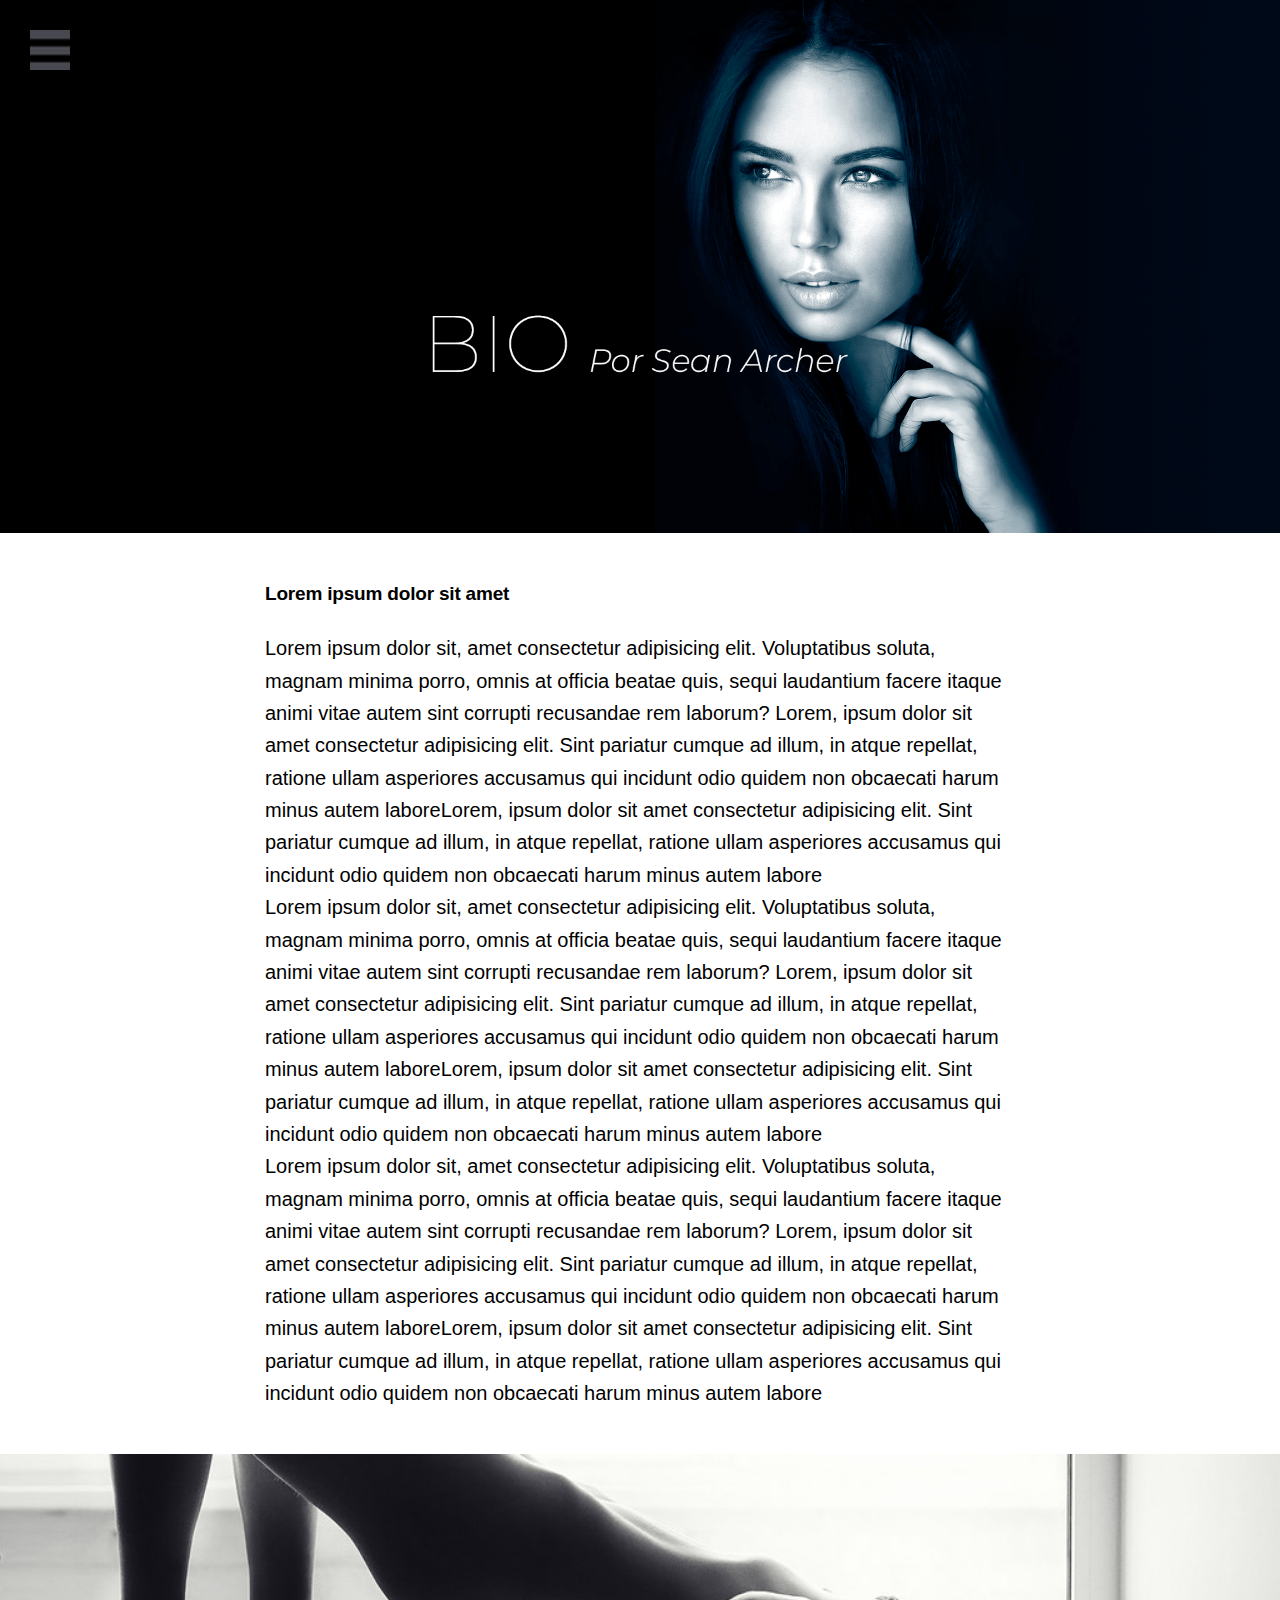
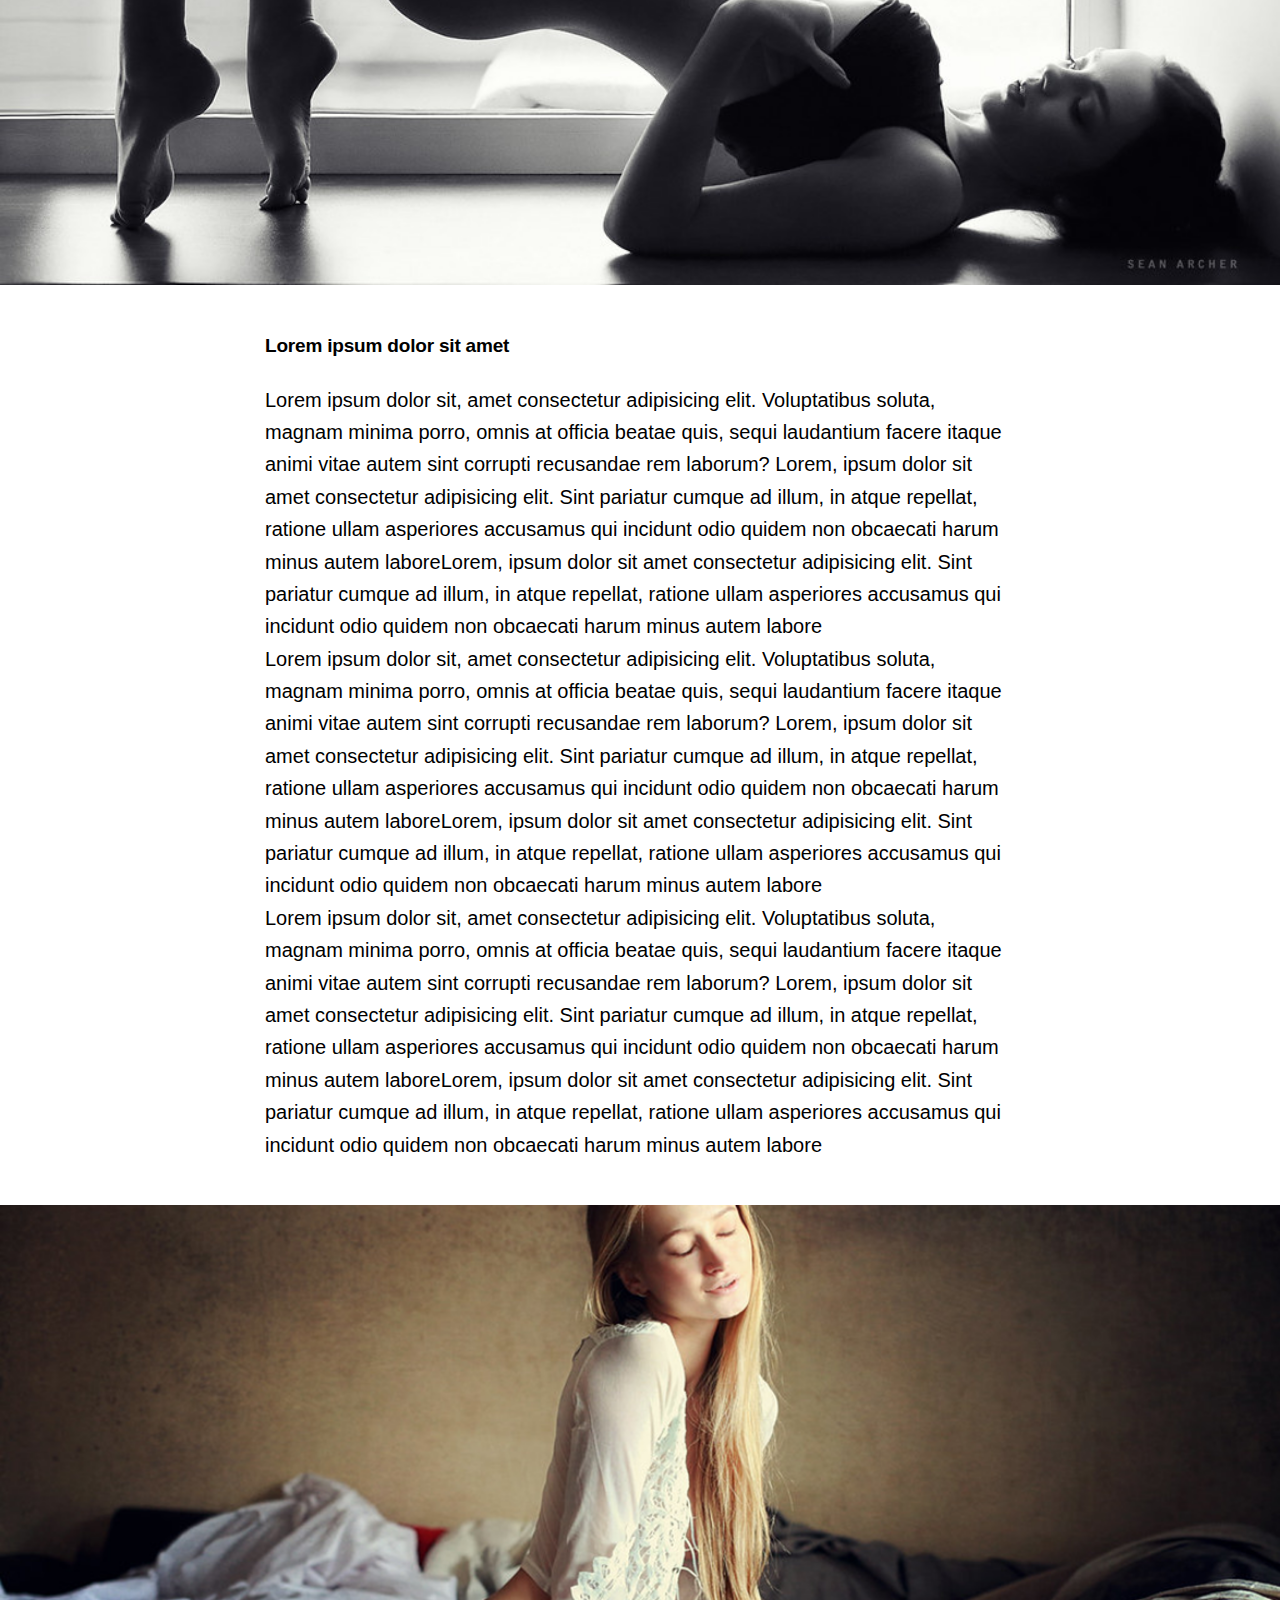
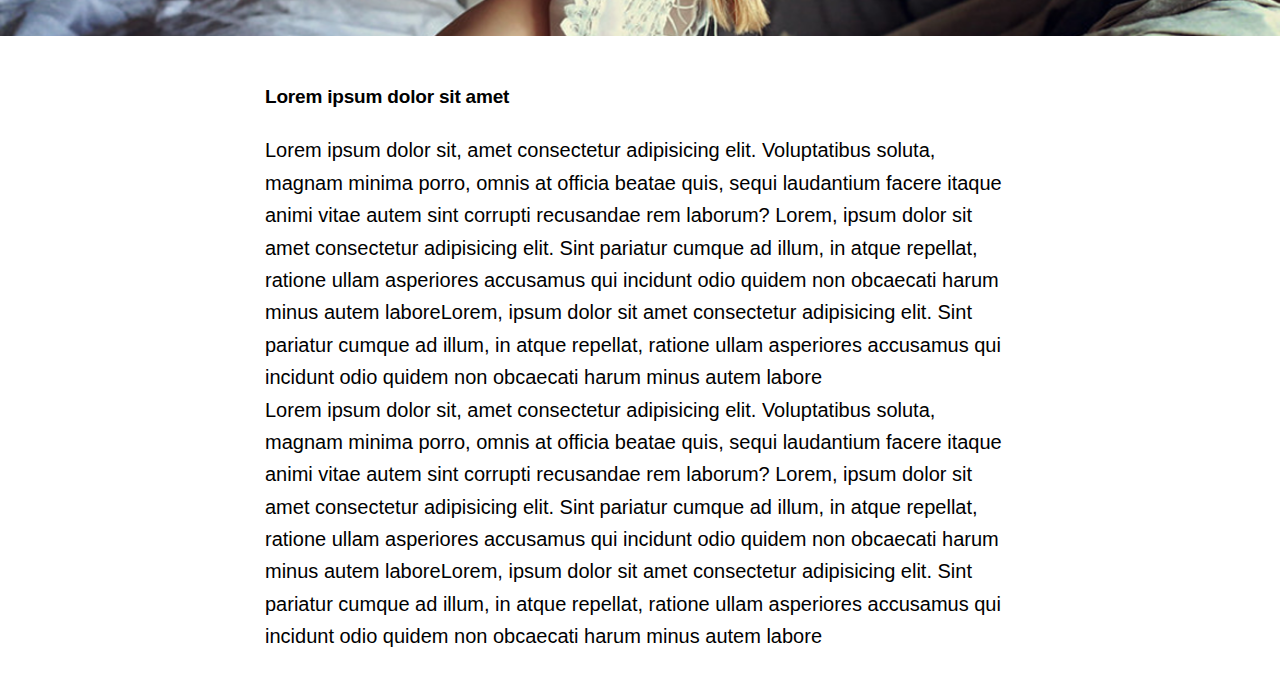
<file: bio.html>
<!DOCTYPE html>
<html lang="pt-br">

<head>
    <!-- Meta tags Obrigatórias -->
    <meta charset="utf-8">
    <meta name="viewport" content="width=device-width, initial-scale=1, shrink-to-fit=no">

    <!-- Bootstrap CSS -->
    <link rel="stylesheet" href="https://stackpath.bootstrapcdn.com/bootstrap/4.1.3/css/bootstrap.min.css"
        integrity="sha384-MCw98/SFnGE8fJT3GXwEOngsV7Zt27NXFoaoApmYm81iuXoPkFOJwJ8ERdknLPMO" crossorigin="anonymous">

    <!-- Font Awesome -->
    <link rel="stylesheet" href="https://use.fontawesome.com/releases/v5.3.1/css/all.css"
        integrity="sha384-mzrmE5qonljUremFsqc01SB46JvROS7bZs3IO2EmfFsd15uHvIt+Y8vEf7N7fWAU" crossorigin="anonymous">

    <link rel="stylesheet" href="css/estilo.css">

    <title>Sean Archer - Bio</title>
</head>

<body id="secao-bio">
    <section>
        <header>
            <div class="container-fluid">
                <div class="row no-gutters">
                    <div class="col-md-12">
                        <div>
                            <input type="checkbox" id="check">
                            <label id="icone" for="check"><img src="imagens/icone.png" width="40" height="40"> </label>

                            <div class="barra">

                                <nav>
                                    <a href="index.html" style="text-decoration: none;">
                                        <div class="link">Home</div>
                                    </a>
                                    <a href="destaques.html" style="text-decoration: none;">
                                        <div class="link">Destaques</div>
                                    </a>
                                    <a href="timeline.html" style="text-decoration: none;">
                                        <div class="link">Timeline</div>
                                    </a>
                                    <a href="bio.html" style="text-decoration: none;">
                                        <div class="link">Bio</div>
                                    </a>
                                </nav>
                            </div>
                        </div>
                        <img src="imagens/bio.jpg.png" class="banner" alt="">
                    </div>
                </div>
            </div>
        </header>
    </section>

    <section>
        <article>
            <div class="container">


                <div class="row">
                    <div class="col-md-8 m-auto texto">
                        <h2 class="text-center">Lorem ipsum dolor sit amet</h2>
                        <p class="text-center">Lorem ipsum dolor sit, amet consectetur adipisicing elit. Voluptatibus
                            soluta, magnam minima porro, omnis at officia beatae quis, sequi laudantium facere itaque
                            animi vitae autem sint corrupti recusandae rem laborum? Lorem, ipsum dolor sit amet
                            consectetur adipisicing elit. Sint pariatur cumque ad illum, in atque repellat, ratione
                            ullam asperiores accusamus qui incidunt odio quidem non obcaecati harum minus autem
                            laboreLorem, ipsum dolor sit amet consectetur adipisicing elit. Sint pariatur cumque ad
                            illum, in atque repellat, ratione
                            ullam asperiores accusamus qui incidunt odio quidem non obcaecati harum minus autem labore
                        </p>
                        <p class="text-center">Lorem ipsum dolor sit, amet consectetur adipisicing elit. Voluptatibus
                            soluta, magnam minima porro, omnis at officia beatae quis, sequi laudantium facere itaque
                            animi vitae autem sint corrupti recusandae rem laborum? Lorem, ipsum dolor sit amet
                            consectetur adipisicing elit. Sint pariatur cumque ad illum, in atque repellat, ratione
                            ullam asperiores accusamus qui incidunt odio quidem non obcaecati harum minus autem
                            laboreLorem, ipsum dolor sit amet consectetur adipisicing elit. Sint pariatur cumque ad
                            illum, in atque repellat, ratione
                            ullam asperiores accusamus qui incidunt odio quidem non obcaecati harum minus autem labore
                        </p>
                        <p class="text-center">Lorem ipsum dolor sit, amet consectetur adipisicing elit. Voluptatibus
                            soluta, magnam minima porro, omnis at officia beatae quis, sequi laudantium facere itaque
                            animi vitae autem sint corrupti recusandae rem laborum? Lorem, ipsum dolor sit amet
                            consectetur adipisicing elit. Sint pariatur cumque ad illum, in atque repellat, ratione
                            ullam asperiores accusamus qui incidunt odio quidem non obcaecati harum minus autem
                            laboreLorem, ipsum dolor sit amet consectetur adipisicing elit. Sint pariatur cumque ad
                            illum, in atque repellat, ratione
                            ullam asperiores accusamus qui incidunt odio quidem non obcaecati harum minus autem labore
                        </p>
                    </div>
                </div>
            </div>
        </article>
    </section>
    <section>
        <div class="container-fluid imagens-bio">
            <div class="row no-gutters">
                <div class="col-md-12">
                    <img src="imagens/bio2.png" alt="" class="imagens-bio">
                </div>
            </div>
        </div>
    </section>
    <section>
        <article>
            <div class="container">
                <div class="row">
                    <div class="col-md-8 m-auto texto">
                        <h2 class="h2 text-center m-4">Lorem ipsum dolor sit amet</h2>
                        <p class="text-center">Lorem ipsum dolor sit, amet consectetur adipisicing elit. Voluptatibus
                            soluta, magnam minima porro, omnis at officia beatae quis, sequi laudantium facere itaque
                            animi
                            vitae autem sint corrupti recusandae rem laborum? Lorem, ipsum dolor sit amet consectetur
                            adipisicing elit. Sint pariatur cumque ad illum, in atque repellat, ratione ullam asperiores
                            accusamus qui incidunt odio quidem non obcaecati harum minus autem laboreLorem, ipsum dolor
                            sit
                            amet consectetur adipisicing elit. Sint pariatur cumque ad illum, in atque repellat, ratione
                            ullam asperiores accusamus qui incidunt odio quidem non obcaecati harum minus autem labore
                        </p>
                        <p class="text-center">Lorem ipsum dolor sit, amet consectetur adipisicing elit. Voluptatibus
                            soluta, magnam minima porro, omnis at officia beatae quis, sequi laudantium facere itaque
                            animi
                            vitae autem sint corrupti recusandae rem laborum? Lorem, ipsum dolor sit amet consectetur
                            adipisicing elit. Sint pariatur cumque ad illum, in atque repellat, ratione ullam asperiores
                            accusamus qui incidunt odio quidem non obcaecati harum minus autem laboreLorem, ipsum dolor
                            sit
                            amet consectetur adipisicing elit. Sint pariatur cumque ad illum, in atque repellat, ratione
                            ullam asperiores accusamus qui incidunt odio quidem non obcaecati harum minus autem labore
                        </p>
                        <p class="text-center">Lorem ipsum dolor sit, amet consectetur adipisicing elit. Voluptatibus
                            soluta, magnam minima porro, omnis at officia beatae quis, sequi laudantium facere itaque
                            animi
                            vitae autem sint corrupti recusandae rem laborum? Lorem, ipsum dolor sit amet consectetur
                            adipisicing elit. Sint pariatur cumque ad illum, in atque repellat, ratione ullam asperiores
                            accusamus qui incidunt odio quidem non obcaecati harum minus autem laboreLorem, ipsum dolor
                            sit
                            amet consectetur adipisicing elit. Sint pariatur cumque ad illum, in atque repellat, ratione
                            ullam asperiores accusamus qui incidunt odio quidem non obcaecati harum minus autem labore
                        </p>
                    </div>
                </div>
            </div>
        </article>
    </section>
    <section>
        <div class="container-fluid imagens-bio">
            <div class="row no-gutters">
                <div class="col-md-12">
                    <img src="imagens/bio3.png" alt="" class="imagens-bio">
                </div>
            </div>
        </div>
    </section>
    <section>
        <article>
            <div class="container">
                <div class="row">
                    <div class="col-md-8 m-auto texto">
                        <h2 class="h2 text-center m-4">Lorem ipsum dolor sit amet</h2>
                        <p class="text-center">Lorem ipsum dolor sit, amet consectetur adipisicing elit. Voluptatibus
                            soluta, magnam minima porro, omnis at officia beatae quis, sequi laudantium facere itaque
                            animi
                            vitae autem sint corrupti recusandae rem laborum? Lorem, ipsum dolor sit amet consectetur
                            adipisicing elit. Sint pariatur cumque ad illum, in atque repellat, ratione ullam asperiores
                            accusamus qui incidunt odio quidem non obcaecati harum minus autem laboreLorem, ipsum dolor
                            sit
                            amet consectetur adipisicing elit. Sint pariatur cumque ad illum, in atque repellat, ratione
                            ullam asperiores accusamus qui incidunt odio quidem non obcaecati harum minus autem labore
                        </p>
                        <p class="text-center">Lorem ipsum dolor sit, amet consectetur adipisicing elit. Voluptatibus
                            soluta, magnam minima porro, omnis at officia beatae quis, sequi laudantium facere itaque
                            animi
                            vitae autem sint corrupti recusandae rem laborum? Lorem, ipsum dolor sit amet consectetur
                            adipisicing elit. Sint pariatur cumque ad illum, in atque repellat, ratione ullam asperiores
                            accusamus qui incidunt odio quidem non obcaecati harum minus autem laboreLorem, ipsum dolor
                            sit
                            amet consectetur adipisicing elit. Sint pariatur cumque ad illum, in atque repellat, ratione
                            ullam asperiores accusamus qui incidunt odio quidem non obcaecati harum minus autem labore
                        </p>

                    </div>
                </div>
            </div>
        </article>
    </section>


    <!-- JavaScript (Opcional) -->
    <!-- jQuery primeiro, depois Popper.js, depois Bootstrap JS -->
    <script src="https://code.jquery.com/jquery-3.3.1.slim.min.js"
        integrity="sha384-q8i/X+965DzO0rT7abK41JStQIAqVgRVzpbzo5smXKp4YfRvH+8abtTE1Pi6jizo"
        crossorigin="anonymous"></script>
    <script src="https://cdnjs.cloudflare.com/ajax/libs/popper.js/1.14.3/umd/popper.min.js"
        integrity="sha384-ZMP7rVo3mIykV+2+9J3UJ46jBk0WLaUAdn689aCwoqbBJiSnjAK/l8WvCWPIPm49"
        crossorigin="anonymous"></script>
    <script src="https://stackpath.bootstrapcdn.com/bootstrap/4.1.3/js/bootstrap.min.js"
        integrity="sha384-ChfqqxuZUCnJSK3+MXmPNIyE6ZbWh2IMqE241rYiqJxyMiZ6OW/JmZQ5stwEULTy"
        crossorigin="anonymous"></script>
</body>

</html>
</file>
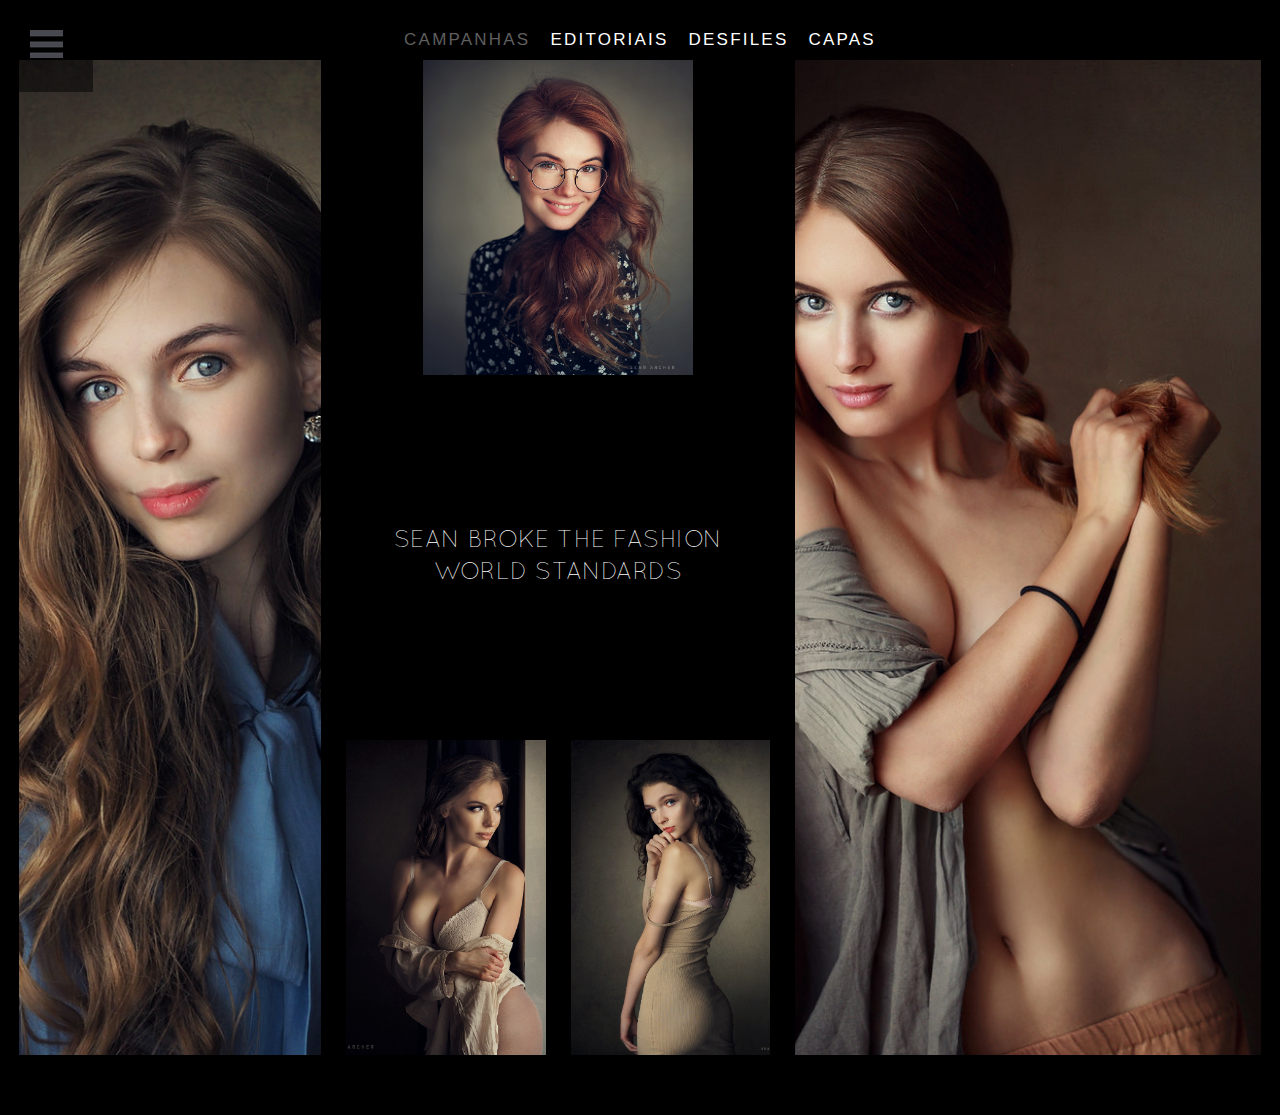
<file: campanhas.html>
<!DOCTYPE html>
<html lang="pt-br">

<head>
  <!-- Meta tags Obrigatórias -->
  <meta charset="utf-8">
  <meta name="viewport" content="width=device-width, initial-scale=1, shrink-to-fit=no">

  <!-- Bootstrap CSS -->
  <link rel="stylesheet" href="https://stackpath.bootstrapcdn.com/bootstrap/4.1.3/css/bootstrap.min.css"
    integrity="sha384-MCw98/SFnGE8fJT3GXwEOngsV7Zt27NXFoaoApmYm81iuXoPkFOJwJ8ERdknLPMO" crossorigin="anonymous">

  <!-- Font Awesome -->
  <link rel="stylesheet" href="https://use.fontawesome.com/releases/v5.3.1/css/all.css"
    integrity="sha384-mzrmE5qonljUremFsqc01SB46JvROS7bZs3IO2EmfFsd15uHvIt+Y8vEf7N7fWAU" crossorigin="anonymous">

  <!-- lightbox-->
  <link rel="stylesheet" href="LC-Lightbox-LITE-master/css/lc_lightbox.min.css">

  <link rel="stylesheet" href="css/estilo.css">

  <link rel="stylesheet" href="LC-Lightbox-LITE-master/skins/dark.css">

  <title>Sean Archer - Campanhas</title>
</head>

<body id="campanhas">

  <section id="home">
    <header>
      <div>
        <input type="checkbox" id="check">
        <label id="icone" for="check"><img src="imagens/icone.png" width="40" height="40"> </label>

        <div class="barra">

          <nav>
            <a href="index.html" style="text-decoration: none;">
              <div class="link">Home</div>
            </a>
            <a href="destaques.html" style="text-decoration: none;">
              <div class="link">Destaques</div>
            </a>
            <a href="timeline.html" style="text-decoration: none;">
              <div class="link">Timeline</div>
            </a>
            <a href="bio.html" style="text-decoration: none;">
              <div class="link">Bio</div>
            </a>
          </nav>
        </div>
      </div>
      <ul>
        <li><a href="campanhas.html" id="atual">Campanhas</a></li>
        <li><a href="editoriais.html">Editoriais</a></li>
        <li><a href="desfiles.html">Desfiles</a></li>
        <li><a href="capas.html">Capas</a></li>
      </ul>
    </header>

    <section>
      <div class="container-campanhas">
        <div class="esquerda1">
          <a href="imagens/imagem10.jpg" class="mybox" title="Lorem Ipsum 1" data-lcl-txt="description here 1"
            data-lcl-autor="Jean">
            <div class="icone"><i class="far fa-plus-square fa-5x text-white"></i></div>
            <img src="imagens/imagem10.jpg" alt="">
          </a>
        </div>
        <div class="centro-item1">
          <a href="imagens/imagem12.jpg" class="mybox" title="Lorem Ipsum 2 " data-lcl-txt="description here 2"
            data-lcl-autor="Jean">
            <div class="icone"><i class="far fa-plus-square fa-5x text-white"></i></div>
            <img src="imagens/imagem12.jpg" alt="">
          </a>
        </div>
        <div class="centro-item2">
          <div id="texto-meio">
            <a href="imagens/imagem8.jpg" class="mybox" title="Lorem Ipsum 3 " data-lcl-txt="description here 3"
              data-lcl-autor="Jean">
              <span>SEAN BROKE THE FASHION WORLD STANDARDS</span>
            </a>
          </div>
        </div>

        <div class="centro-item4">
          <a href="imagens/imagem11.jpg" class="mybox" title="Lorem Ipsum 4 " data-lcl-txt="description here 4"
            data-lcl-autor="Jean">
            <div class="icone"><i class="far fa-plus-square fa-5x text-white"></i></div>
            <img src="imagens/imagem11.jpg" alt="">
          </a>
        </div>
        <div class="centro-item5">
          <a href="imagens/imagem13.jpg" class="mybox" title="Lorem Ipsum 5" data-lcl-txt="description here 5"
            data-lcl-autor="Jean">
            <div class="icone"><i class="far fa-plus-square fa-5x text-white"></i></div>
            <img src="imagens/imagem13.jpg" alt="">
          </a>
        </div>

        <div class="direita-item1">
          <a href="imagens/imagem14.jpg" class="mybox" title="Lorem Ipsum 6" data-lcl-txt="description here 6"
            data-lcl-autor="Jean">
            <div class="icone"><i class="far fa-plus-square fa-5x text-white"></i></div>
            <img src="imagens/imagem14.jpg" alt="">
          </a>
        </div>
      </div>
    </section>

  </section>


  <!-- JavaScript (Opcional) -->
  <!-- jQuery primeiro, depois Popper.js, depois Bootstrap JS -->
  <script src="https://ajax.googleapis.com/ajax/libs/jquery/3.5.1/jquery.min.js"></script>
  <script src="https://cdnjs.cloudflare.com/ajax/libs/popper.js/1.14.3/umd/popper.min.js"
    integrity="sha384-ZMP7rVo3mIykV+2+9J3UJ46jBk0WLaUAdn689aCwoqbBJiSnjAK/l8WvCWPIPm49"
    crossorigin="anonymous"></script>
  <script src="https://stackpath.bootstrapcdn.com/bootstrap/4.1.3/js/bootstrap.min.js"
    integrity="sha384-ChfqqxuZUCnJSK3+MXmPNIyE6ZbWh2IMqE241rYiqJxyMiZ6OW/JmZQ5stwEULTy"
    crossorigin="anonymous"></script>
  <!--ligthbox-->
  <script src="LC-Lightbox-LITE-master/lib/AlloyFinger/alloy_finger.min.js"></script>
  <script src="LC-Lightbox-LITE-master/js/lc_lightbox.lite.min.js"></script>
  <script>
    lc_lightbox('.mybox', {
      wrap_class: 'lcl_fade_oc',
      gallery: true,
      skin: 'dark',
      socials: true,

    })
  </script>

</body>

</html>
</file>
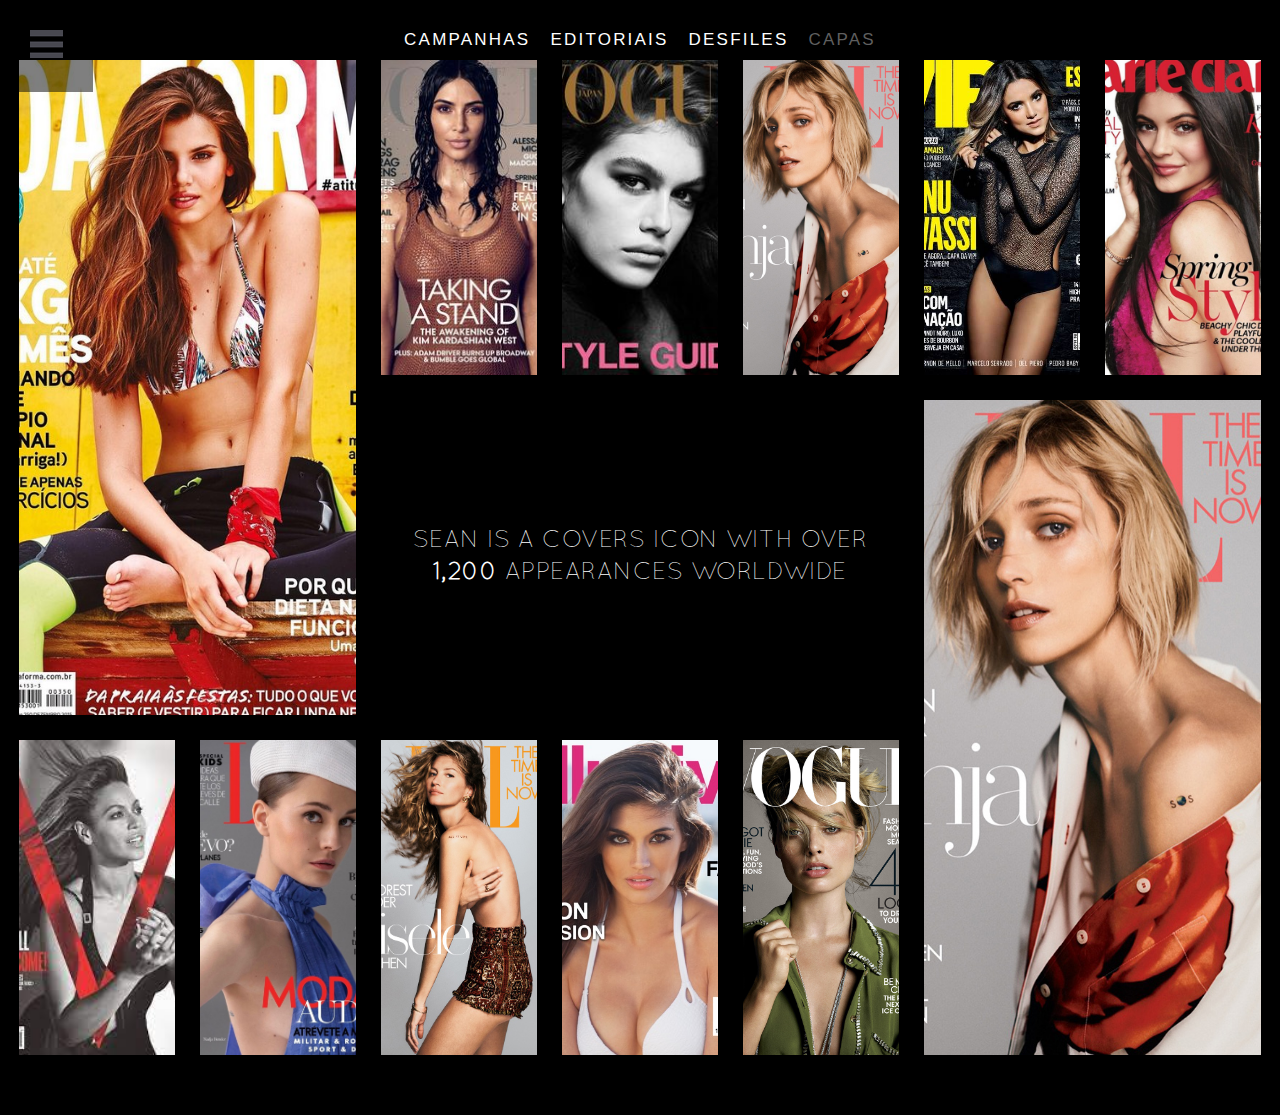
<file: capas.html>
<!DOCTYPE html>
<html lang="pt-br">

<head>
    <!-- Meta tags Obrigatórias -->
    <meta charset="utf-8">
    <meta name="viewport" content="width=device-width, initial-scale=1, shrink-to-fit=no">

    <!-- Bootstrap CSS -->
    <link rel="stylesheet" href="https://stackpath.bootstrapcdn.com/bootstrap/4.1.3/css/bootstrap.min.css"
        integrity="sha384-MCw98/SFnGE8fJT3GXwEOngsV7Zt27NXFoaoApmYm81iuXoPkFOJwJ8ERdknLPMO" crossorigin="anonymous">

    <!-- Font Awesome -->
    <link rel="stylesheet" href="https://use.fontawesome.com/releases/v5.3.1/css/all.css"
        integrity="sha384-mzrmE5qonljUremFsqc01SB46JvROS7bZs3IO2EmfFsd15uHvIt+Y8vEf7N7fWAU" crossorigin="anonymous">

    <!-- lightbox-->
    <link rel="stylesheet" href="LC-Lightbox-LITE-master/css/lc_lightbox.min.css">

    <link rel="stylesheet" href="css/estilo.css">

    <link rel="stylesheet" href="LC-Lightbox-LITE-master/skins/dark.css">

    <title>Sean Archer - capas</title>
</head>

<body id="capas">

    <section id="home">
        <header>
            <div>
                <input type="checkbox" id="check">
                <label id="icone" for="check"><img src="imagens/icone.png" width="40" height="40"> </label>

                <div class="barra">

                    <nav>
                        <a href="index.html" style="text-decoration: none;">
                            <div class="link">Home</div>
                        </a>
                        <a href="destaques.html" style="text-decoration: none;">
                            <div class="link">Destaques</div>
                        </a>
                        <a href="timeline.html" style="text-decoration: none;">
                            <div class="link">Timeline</div>
                        </a>
                        <a href="bio.html" style="text-decoration: none;">
                            <div class="link">Bio</div>
                        </a>
                    </nav>
                </div>
            </div>
            <ul>
                <li><a href="campanhas.html">Campanhas</a></li>
                <li><a href="editoriais.html">Editoriais</a></li>
                <li><a href="desfiles.html">Desfiles</a></li>
                <li><a href="capas.html" id="atual">Capas</a></li>
            </ul>
        </header>

        <section>
            <div class="container-capas">
                <div class="esquerda">

                    <a href="imagens/capas/capa0.jpg" class="mybox" title="Lorem Ipsum 1"
                        data-lcl-txt="description here 1" data-lcl-autor="Jean">
                        <div class="icone"><i class="far fa-plus-square fa-5x text-white"></i></div>
                        <img src="imagens/capas/capa0.jpg" alt="">
                    </a>
                </div>
                <div class="item-meio">
                    <div id="texto-meio">
                        <span>SEAN IS A COVERS ICON WITH OVER <strong>1,200</strong> APPEARANCES WORLDWIDE</span>
                    </div>
                </div>
                <div class="item1">
                    <a href="imagens/capas/capa2.jpg" class="mybox" title="Lorem Ipsum 1"
                        data-lcl-txt="description here 1" data-lcl-autor="Jean">
                        <div class="icone"><i class="far fa-plus-square fa-5x text-white"></i></div>
                        <img src="imagens/capas/capa2.jpg" alt="">
                    </a>
                </div>
                <div class="item2">
                    <a href="imagens/capas/capa3.jpg" class="mybox" title="Lorem Ipsum 1"
                        data-lcl-txt="description here 1" data-lcl-autor="Jean">
                        <div class="icone"><i class="far fa-plus-square fa-5x text-white"></i></div>
                        <img src="imagens/capas/capa3.jpg" alt="">
                    </a>
                </div>
                <div class="item3">
                    <a href="imagens/capas/capa4.jpg" class="mybox" title="Lorem Ipsum 1"
                        data-lcl-txt="description here 1" data-lcl-autor="Jean">
                        <div class="icone"><i class="far fa-plus-square fa-5x text-white"></i></div>
                        <img src="imagens/capas/capa4.jpg" alt="">
                    </a>
                </div>
                <div class="item4">
                    <a href="imagens/capas/capa5.jpg" class="mybox" title="Lorem Ipsum 1"
                        data-lcl-txt="description here 1" data-lcl-autor="Jean">
                        <div class="icone"><i class="far fa-plus-square fa-5x text-white"></i></div>
                        <img src="imagens/capas/capa5.jpg" alt="">
                    </a>
                </div>
                <div class="item5">
                    <a href="imagens/capas/capa6.jpg" class="mybox" title="Lorem Ipsum 1"
                        data-lcl-txt="description here 1" data-lcl-autor="Jean">
                        <div class="icone"><i class="far fa-plus-square fa-5x text-white"></i></div>
                        <img src="imagens/capas/capa6.jpg" alt="">
                    </a>
                </div>
                <div class="item6">
                    <a href="imagens/capas/capa7.jpg" class="mybox" title="Lorem Ipsum 1"
                        data-lcl-txt="description here 1" data-lcl-autor="Jean">
                        <div class="icone"><i class="far fa-plus-square fa-5x text-white"></i></div>
                        <img src="imagens/capas/capa7.jpg" alt="">
                    </a>
                </div>
                <div class="item7">
                    <a href="imagens/capas/capa8.jpg" class="mybox" title="Lorem Ipsum 1"
                        data-lcl-txt="description here 1" data-lcl-autor="Jean">
                        <div class="icone"><i class="far fa-plus-square fa-5x text-white"></i></div>
                        <img src="imagens/capas/capa8.jpg" alt="">
                    </a>
                </div>
                <div class="item8">
                    <a href="imagens/capas/capa9.jpg" class="mybox" title="Lorem Ipsum 1"
                        data-lcl-txt="description here 1" data-lcl-autor="Jean">
                        <div class="icone"><i class="far fa-plus-square fa-5x text-white"></i></div>
                        <img src="imagens/capas/capa9.jpg" alt="">
                    </a>
                </div>
                <div class="item9">
                    <a href="imagens/capas/capa10.jpg" class="mybox" title="Lorem Ipsum 1"
                        data-lcl-txt="description here 1" data-lcl-autor="Jean">
                        <div class="icone"><i class="far fa-plus-square fa-5x text-white"></i></div>
                        <img src="imagens/capas/capa10.jpg" alt="">
                    </a>
                </div>
                <div class="item10">
                    <a href="imagens/capas/capa11.jpg" class="mybox" title="Lorem Ipsum 1"
                        data-lcl-txt="description here 1" data-lcl-autor="Jean">
                        <div class="icone"><i class="far fa-plus-square fa-5x text-white"></i></div>
                        <img src="imagens/capas/capa11.jpg" alt="">
                    </a>
                </div>
                <div class="direita">
                    <a href="imagens/capas/capa12.jpg" class="mybox" title="Lorem Ipsum 1"
                        data-lcl-txt="description here 1" data-lcl-autor="Jean">
                        <div class="icone"><i class="far fa-plus-square fa-5x text-white"></i></div>
                        <img src="imagens/capas/capa12.jpg" alt="">
                    </a>
                </div>
            </div>
        </section>

    </section>


    <!-- JavaScript (Opcional) -->
    <!-- jQuery primeiro, depois Popper.js, depois Bootstrap JS -->
    <script src="https://ajax.googleapis.com/ajax/libs/jquery/3.5.1/jquery.min.js"></script>
    <script src="https://cdnjs.cloudflare.com/ajax/libs/popper.js/1.14.3/umd/popper.min.js"
        integrity="sha384-ZMP7rVo3mIykV+2+9J3UJ46jBk0WLaUAdn689aCwoqbBJiSnjAK/l8WvCWPIPm49"
        crossorigin="anonymous"></script>
    <script src="https://stackpath.bootstrapcdn.com/bootstrap/4.1.3/js/bootstrap.min.js"
        integrity="sha384-ChfqqxuZUCnJSK3+MXmPNIyE6ZbWh2IMqE241rYiqJxyMiZ6OW/JmZQ5stwEULTy"
        crossorigin="anonymous"></script>
    <!--ligthbox-->
    <script src="LC-Lightbox-LITE-master/lib/AlloyFinger/alloy_finger.min.js"></script>
    <script src="LC-Lightbox-LITE-master/js/lc_lightbox.lite.min.js"></script>
    <script>
        lc_lightbox('.mybox', {
            wrap_class: 'lcl_fade_oc',
            gallery: true,
            skin: 'dark',
            socials: true,

        })
    </script>
</body>

</html>
</file>
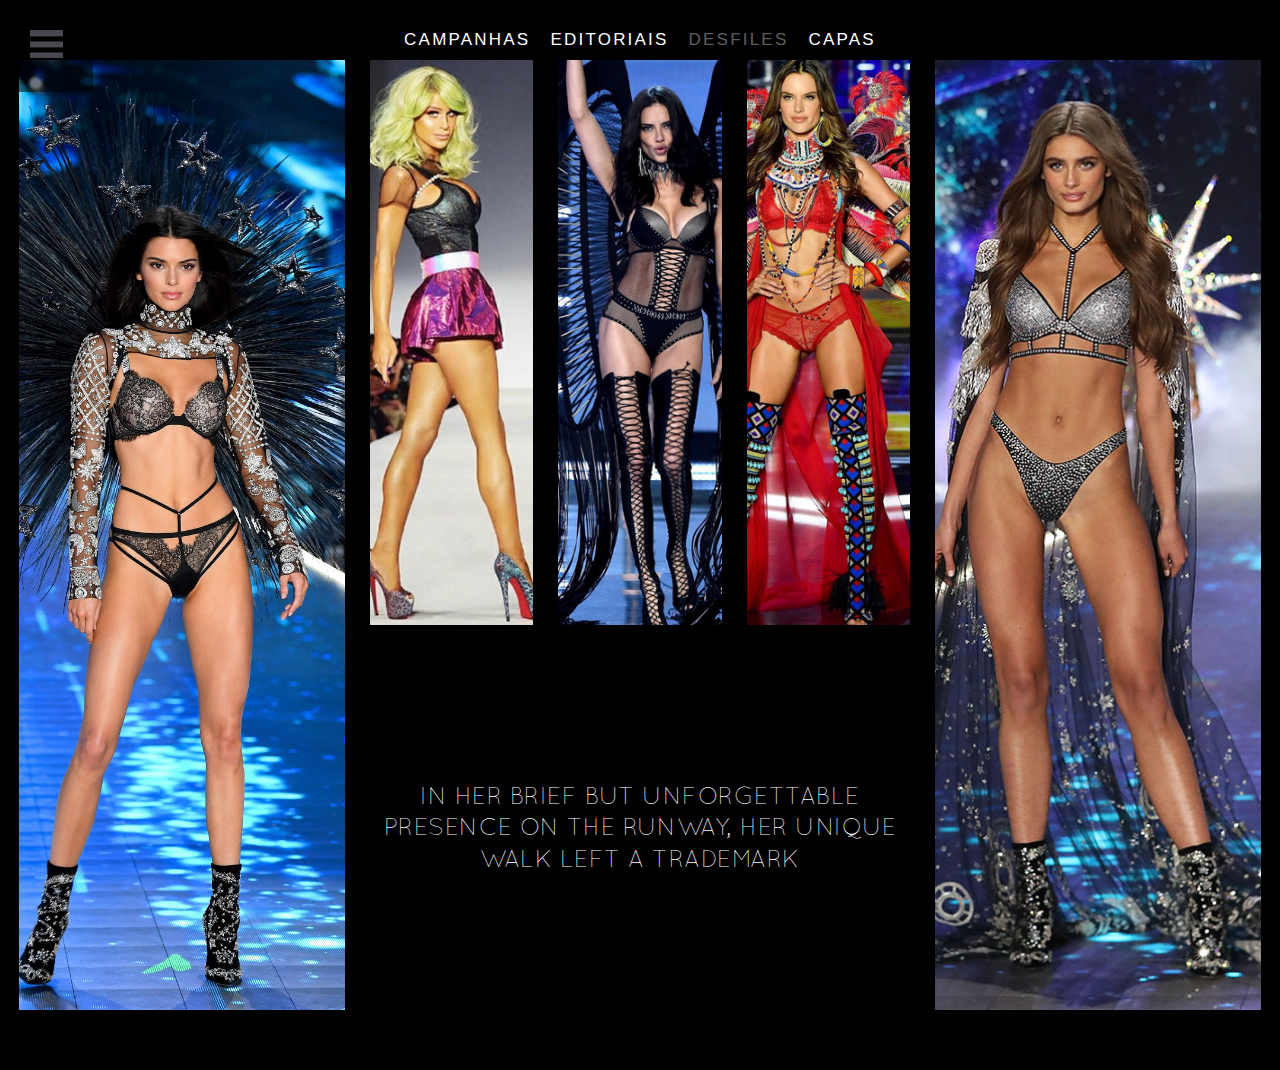
<file: desfiles.html>
<!DOCTYPE html>
<html lang="pt-br">

<head>
    <!-- Meta tags Obrigatórias -->
    <meta charset="utf-8">
    <meta name="viewport" content="width=device-width, initial-scale=1, shrink-to-fit=no">

    <!-- Bootstrap CSS -->
    <link rel="stylesheet" href="https://stackpath.bootstrapcdn.com/bootstrap/4.1.3/css/bootstrap.min.css" integrity="sha384-MCw98/SFnGE8fJT3GXwEOngsV7Zt27NXFoaoApmYm81iuXoPkFOJwJ8ERdknLPMO" crossorigin="anonymous">

    <!-- Font Awesome -->
    <link rel="stylesheet" href="https://use.fontawesome.com/releases/v5.3.1/css/all.css" integrity="sha384-mzrmE5qonljUremFsqc01SB46JvROS7bZs3IO2EmfFsd15uHvIt+Y8vEf7N7fWAU" crossorigin="anonymous">

    <!-- lightbox-->
    <link rel="stylesheet" href="LC-Lightbox-LITE-master/css/lc_lightbox.min.css">

    <link rel="stylesheet" href="css/estilo.css">

    <link rel="stylesheet" href="LC-Lightbox-LITE-master/skins/dark.css">

    <title>Sean Archer - Campanhas</title>
</head>

<body id="desfiles">

    <section id="home">
        <header>
            <div>
                <input type="checkbox" id="check">
                <label id="icone" for="check"><img src="imagens/icone.png" width="40" height="40"> </label>

                <div class="barra">

                    <nav>
                        <a href="index.html" style="text-decoration: none;">
                            <div class="link">Home</div>
                        </a>
                        <a href="destaques.html" style="text-decoration: none;">
                            <div class="link">Destaques</div>
                        </a>
                        <a href="timeline.html" style="text-decoration: none;">
                            <div class="link">Timeline</div>
                        </a>
                        <a href="bio.html" style="text-decoration: none;">
                            <div class="link">Bio</div>
                        </a>
                    </nav>
                </div>
            </div>
            <ul>
                <li><a href="campanhas.html">Campanhas</a></li>
                <li><a href="editoriais.html">Editoriais</a></li>
                <li><a href="desfiles.html" id="atual">Desfiles</a></li>
                <li><a href="capas.html">Capas</a></li>
            </ul>
        </header>

        <section>
            <div class="container-desfiles">
                <div class="esquerda1">
                    <a href="imagens/desfiles/imagem4.jpg" class="mybox" title="Lorem Ipsum 1" data-lcl-txt="description here 1" data-lcl-autor="Jean">
                        <div class="icone"><i class="far fa-plus-square fa-5x text-white"></i></div>
                        <img src="imagens/desfiles/imagem4.jpg" alt="">
                    </a>
                </div>
                <div class="centro-item1">
                    <a href="imagens/desfiles/imagem1.jpg" class="mybox" title="Lorem Ipsum 2" data-lcl-txt="description here 2" data-lcl-autor="Jean">
                        <div class="icone"><i class="far fa-plus-square fa-5x text-white"></i></div>
                        <img src="imagens/desfiles/imagem1.jpg" alt="">
                    </a>
                </div>
                <div class="centro-item20">
                    <a href="imagens/desfiles/imagem2.jpg" class="mybox" title="Lorem Ipsum 3" data-lcl-txt="description here 3" data-lcl-autor="Jean">
                        <div class="icone"><i class="far fa-plus-square fa-5x text-white"></i></div>
                        <img src="imagens/desfiles/imagem2.jpg" alt="">
                    </a>
                </div>
                <div class="centro-item3">
                    <a href="imagens/desfiles/imagem3.jpg" class="mybox" title="Lorem Ipsum 4" data-lcl-txt="description here 4" data-lcl-autor="Jean">
                        <div class="icone"><i class="far fa-plus-square fa-5x text-white"></i></div>
                        <img src="imagens/desfiles/imagem3.jpg" alt="">
                    </a>
                </div>
                <div class="centro-item4">
                    <div class="centro-item2">
                        <div id="texto-meio">
                            <span>IN HER BRIEF BUT UNFORGETTABLE PRESENCE ON THE RUNWAY, HER UNIQUE WALK LEFT A TRADEMARK</span>
                        </div>
                    </div>
                </div>
                <div class="direita-item1">
                    <a href="imagens/desfiles/imagem5.jpg" class="mybox" title="Lorem Ipsum 5" data-lcl-txt="description here 5" data-lcl-autor="Jean">
                        <div class="icone"><i class="far fa-plus-square fa-5x text-white"></i></div>
                        <img src="imagens/desfiles/imagem5.jpg" alt="">
                    </a>
                </div>
            </div>
        </section>

    </section>


    <!-- JavaScript (Opcional) -->
    <!-- jQuery primeiro, depois Popper.js, depois Bootstrap JS -->
    <script src="https://ajax.googleapis.com/ajax/libs/jquery/3.5.1/jquery.min.js"></script>
    <script src="https://cdnjs.cloudflare.com/ajax/libs/popper.js/1.14.3/umd/popper.min.js" integrity="sha384-ZMP7rVo3mIykV+2+9J3UJ46jBk0WLaUAdn689aCwoqbBJiSnjAK/l8WvCWPIPm49" crossorigin="anonymous"></script>
    <script src="https://stackpath.bootstrapcdn.com/bootstrap/4.1.3/js/bootstrap.min.js" integrity="sha384-ChfqqxuZUCnJSK3+MXmPNIyE6ZbWh2IMqE241rYiqJxyMiZ6OW/JmZQ5stwEULTy" crossorigin="anonymous"></script>
    <!--ligthbox-->
    <script src="LC-Lightbox-LITE-master/lib/AlloyFinger/alloy_finger.min.js"></script>
    <script src="LC-Lightbox-LITE-master/js/lc_lightbox.lite.min.js"></script>
    <script>
        lc_lightbox('.mybox', {
            wrap_class: 'lcl_fade_oc',
            gallery: true,
            skin: 'dark',
            socials: true,

        })
    </script>
</body>

</html>
</file>
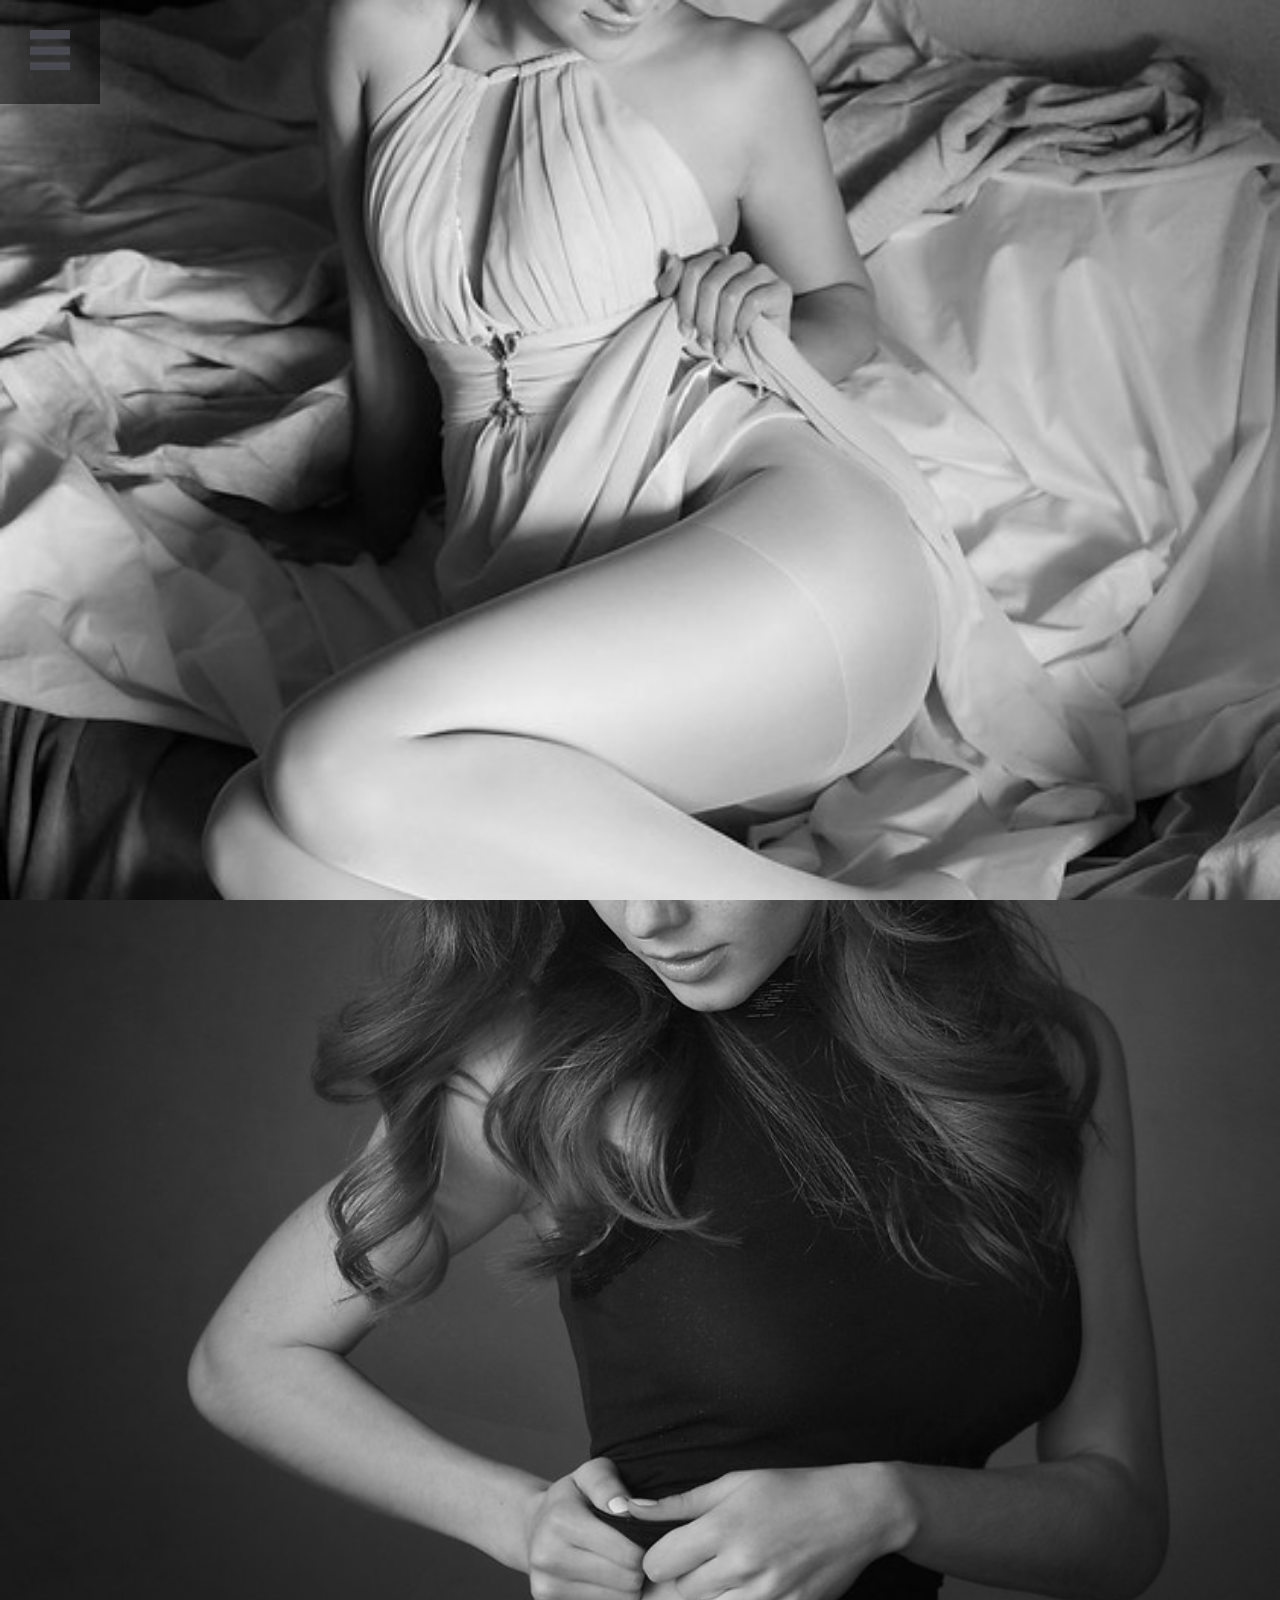
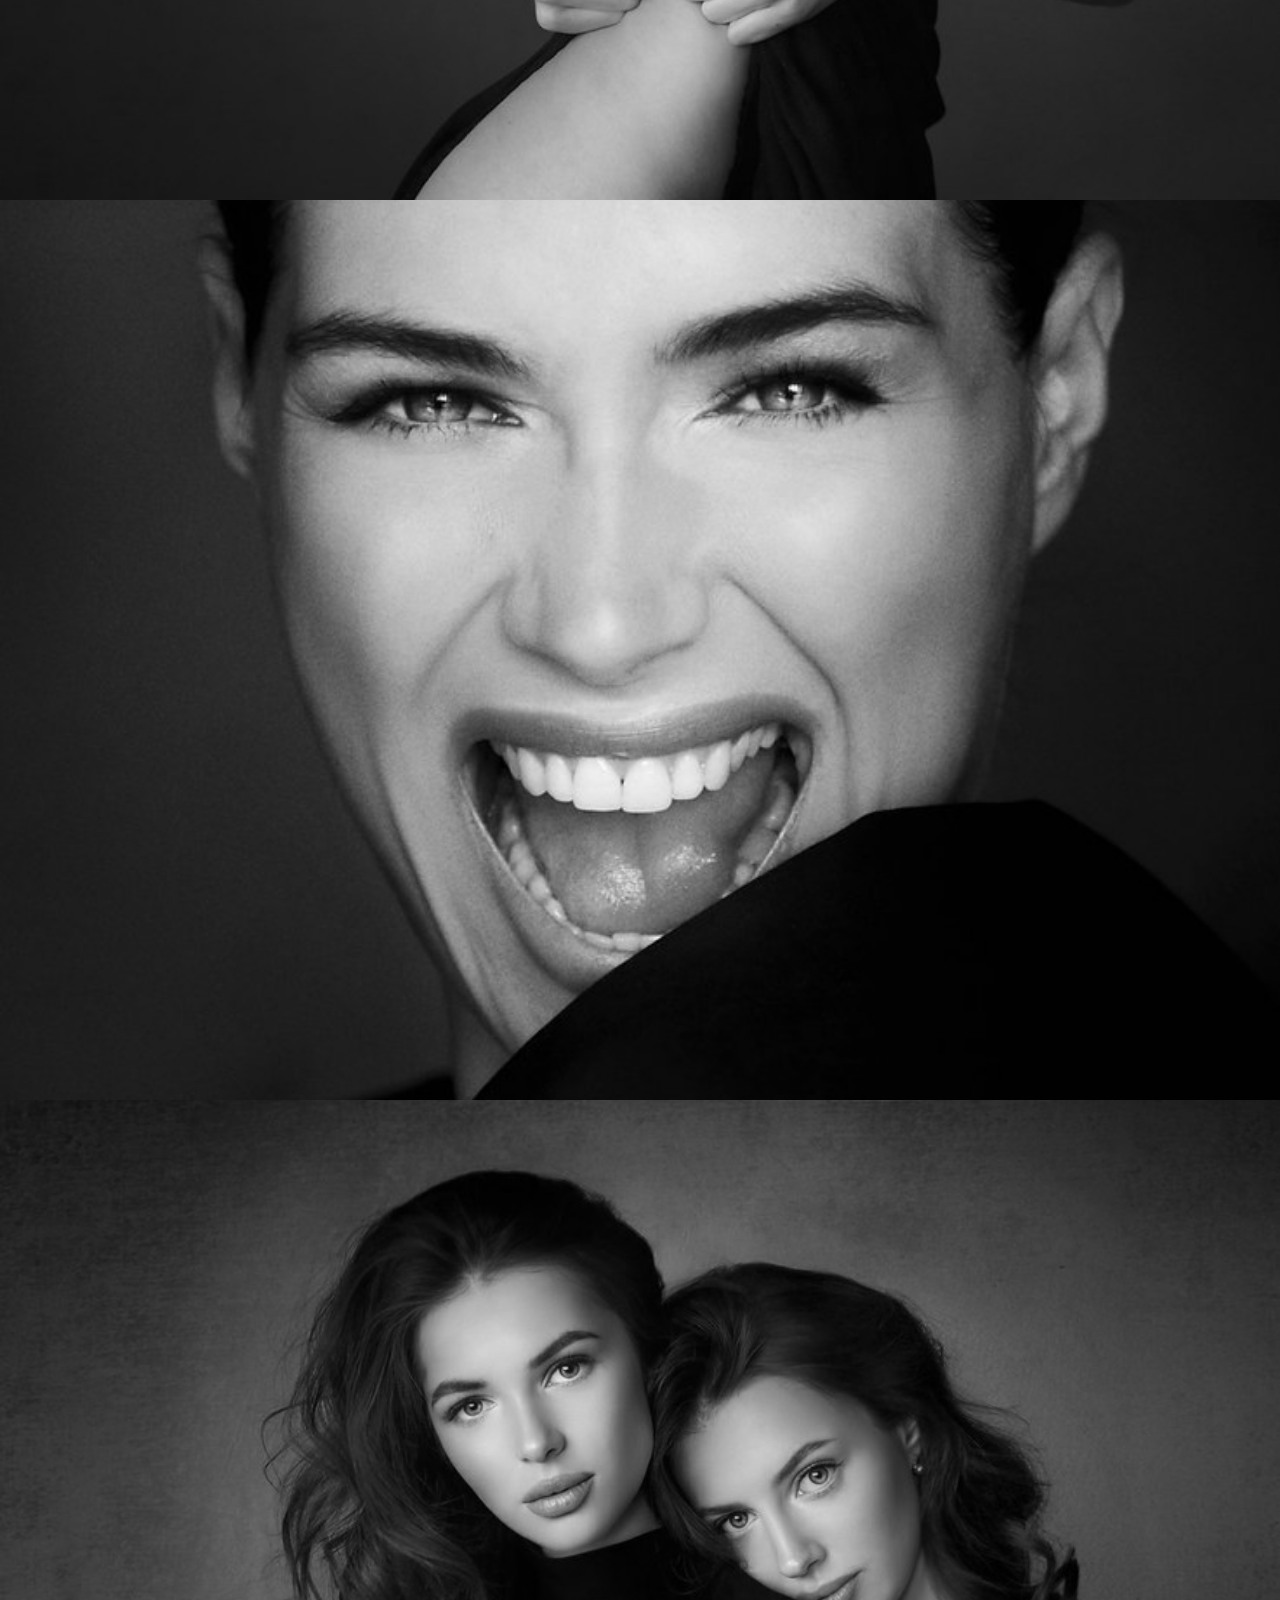
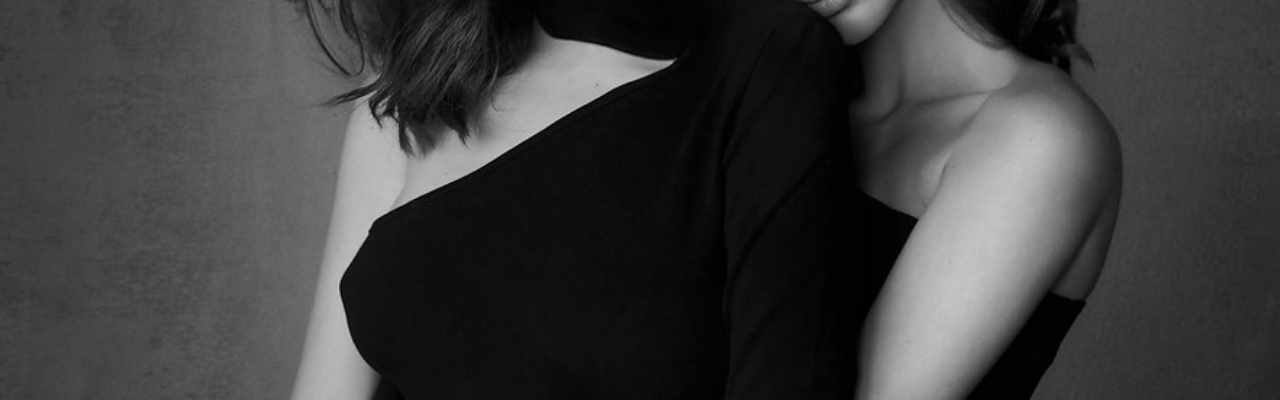
<file: destaques.html>
<!DOCTYPE html>
<html lang="pt-br">

<head>
    <!-- Meta tags Obrigatórias -->
    <meta charset="utf-8">
    <meta name="viewport" content="width=device-width, initial-scale=1, shrink-to-fit=no">

    <!-- Bootstrap CSS -->
    <link rel="stylesheet" href="https://stackpath.bootstrapcdn.com/bootstrap/4.1.3/css/bootstrap.min.css"
        integrity="sha384-MCw98/SFnGE8fJT3GXwEOngsV7Zt27NXFoaoApmYm81iuXoPkFOJwJ8ERdknLPMO" crossorigin="anonymous">

    <!-- Font Awesome -->
    <link rel="stylesheet" href="https://use.fontawesome.com/releases/v5.3.1/css/all.css"
        integrity="sha384-mzrmE5qonljUremFsqc01SB46JvROS7bZs3IO2EmfFsd15uHvIt+Y8vEf7N7fWAU" crossorigin="anonymous">

    <link rel="stylesheet" href="css/estilo.css">

    <title>Sean Archer - Destaques</title>
</head>

<body class="highlights">
    <header>
        <input type="checkbox" id="check">
        <label id="icone" for="check"><img src="imagens/icone.png" width="40" height="40"> </label>

        <div class="barra">
            <nav>
                <a href="index.html" style="text-decoration: none;">
                    <div class="link">Home</div>
                </a>
                <a href="destaques.html" style="text-decoration: none;">
                    <div class="link">Destaques</div>
                </a>
                <a href="timeline.html" style="text-decoration: none;">
                    <div class="link">Timeline</div>
                </a>
                <a href="bio.html" style="text-decoration: none;">
                    <div class="link">Bio</div>
                </a>
            </nav>
        </div>
    </header>

    <main>
        <div class="container-fluid">
            <div class="row">
                <div class="col-md-3 p-0">
                    <a href="campanhas.html" style="text-decoration: none;">
                        <div class=" highlight img-1">
                            <div class="iconplus">
                                <i class="far fa-plus-square fa-5x text-white"></i>
                                <h1 class="">CAMPANHAS</h1>
                            </div>
                        </div>
                    </a>
                </div>
                <div class="col-md-3 p-0">
                    <a href="editoriais.html" style="text-decoration: none;">
                        <div class=" highlight img-2">
                            <div class="iconplus">
                                <i class="far fa-plus-square fa-5x text-white"></i>
                                <h1 class="">EDITORIAIS</h1>
                            </div>
                        </div>
                    </a>
                </div>
                <div class="col-md-3 p-0">
                    <a href="desfiles.html" style="text-decoration: none;">
                        <div class=" highlight img-3">
                            <div class="iconplus">
                                <i class="far fa-plus-square fa-5x text-white"></i>
                                <h1 class="">DESFILES</h1>
                            </div>
                        </div>
                    </a>
                </div>
                <div class="col-md-3 p-0">
                    <a href="capas.html" style="text-decoration: none;">
                        <div class=" highlight img-4">
                            <div class="iconplus">
                                <i class="far fa-plus-square fa-5x text-white"></i>
                                <h1 class="">CAPAS</h1>
                            </div>
                        </div>
                    </a>
                </div>
            </div>
        </div>
    </main>



    <!-- JavaScript (Opcional) -->
    <!-- jQuery primeiro, depois Popper.js, depois Bootstrap JS -->
    <script src="https://code.jquery.com/jquery-3.3.1.slim.min.js"
        integrity="sha384-q8i/X+965DzO0rT7abK41JStQIAqVgRVzpbzo5smXKp4YfRvH+8abtTE1Pi6jizo"
        crossorigin="anonymous"></script>
    <script src="https://cdnjs.cloudflare.com/ajax/libs/popper.js/1.14.3/umd/popper.min.js"
        integrity="sha384-ZMP7rVo3mIykV+2+9J3UJ46jBk0WLaUAdn689aCwoqbBJiSnjAK/l8WvCWPIPm49"
        crossorigin="anonymous"></script>
    <script src="https://stackpath.bootstrapcdn.com/bootstrap/4.1.3/js/bootstrap.min.js"
        integrity="sha384-ChfqqxuZUCnJSK3+MXmPNIyE6ZbWh2IMqE241rYiqJxyMiZ6OW/JmZQ5stwEULTy"
        crossorigin="anonymous"></script>
</body>

</html>
</file>
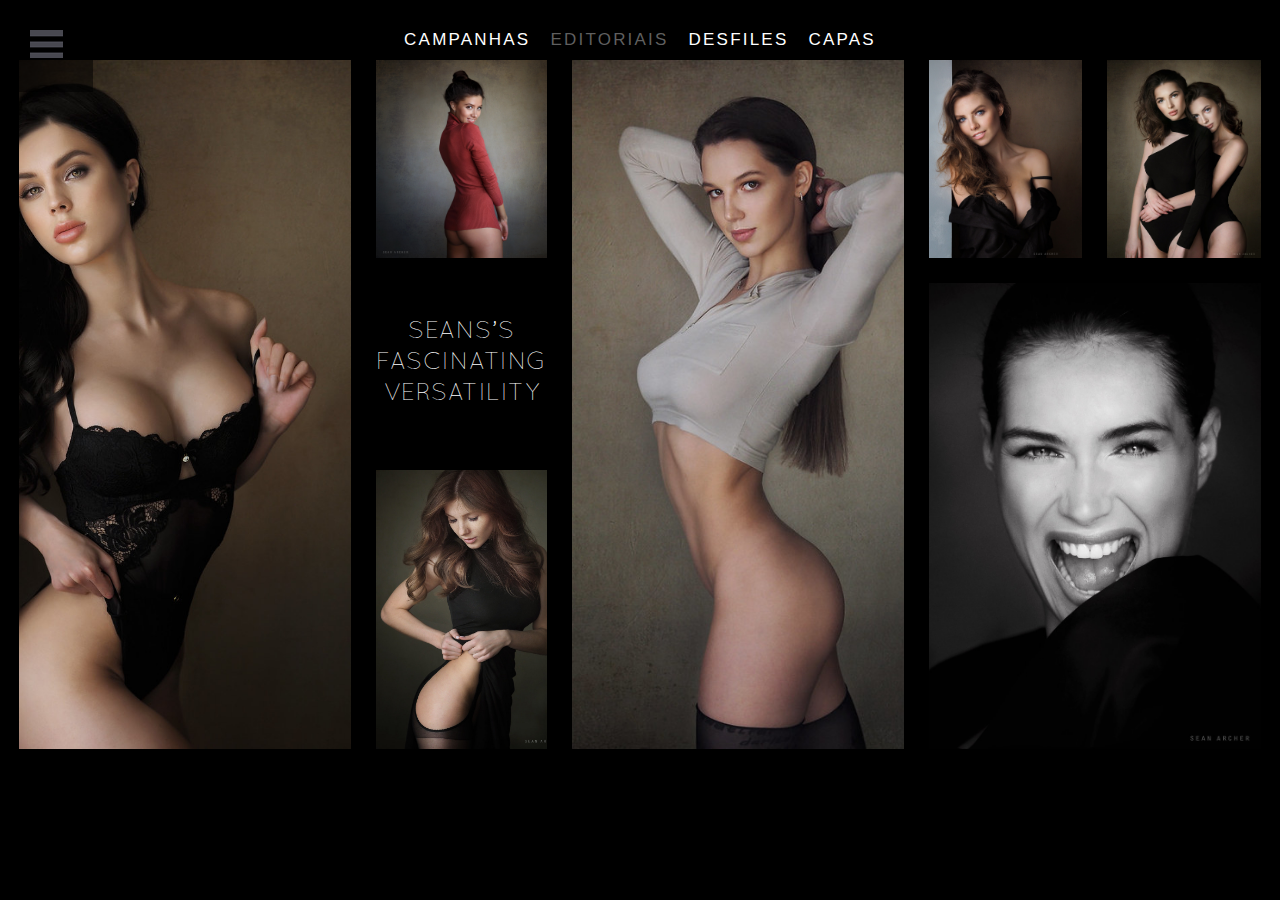
<file: editoriais.html>
<!DOCTYPE html>
<html lang="pt-br">

<head>
  <!-- Meta tags Obrigatórias -->
  <meta charset="utf-8">
  <meta name="viewport" content="width=device-width, initial-scale=1, shrink-to-fit=no">

  <!-- Bootstrap CSS -->
  <link rel="stylesheet" href="https://stackpath.bootstrapcdn.com/bootstrap/4.1.3/css/bootstrap.min.css"
    integrity="sha384-MCw98/SFnGE8fJT3GXwEOngsV7Zt27NXFoaoApmYm81iuXoPkFOJwJ8ERdknLPMO" crossorigin="anonymous">

  <!-- Font Awesome -->
  <link rel="stylesheet" href="https://use.fontawesome.com/releases/v5.3.1/css/all.css"
    integrity="sha384-mzrmE5qonljUremFsqc01SB46JvROS7bZs3IO2EmfFsd15uHvIt+Y8vEf7N7fWAU" crossorigin="anonymous">

  <!-- lightbox-->
  <link rel="stylesheet" href="LC-Lightbox-LITE-master/css/lc_lightbox.min.css">

  <link rel="stylesheet" href="css/estilo.css">

  <link rel="stylesheet" href="LC-Lightbox-LITE-master/skins/dark.css">

  <title>Sean Archer - Editoriais</title>
</head>

<body id="editoriais">

  <section id="home">
    <header>
      <div>
        <input type="checkbox" id="check">
        <label id="icone" for="check"><img src="imagens/icone.png" width="40" height="40"> </label>

        <div class="barra">

          <nav>
            <a href="index.html" style="text-decoration: none;">
              <div class="link">Home</div>
            </a>
            <a href="destaques.html" style="text-decoration: none;">
              <div class="link">Destaques</div>
            </a>
            <a href="timeline.html" style="text-decoration: none;">
              <div class="link">Timeline</div>
            </a>
            <a href="bio.html" style="text-decoration: none;">
              <div class="link">Bio</div>
            </a>
          </nav>
        </div>
      </div>
      <ul>
        <li><a href="campanhas.html">Campanhas</a></li>
        <li><a href="editoriais.html" id="atual">Editoriais</a></li>
        <li><a href="desfiles.html">Desfiles</a></li>
        <li><a href="capas.html">Capas</a></li>
      </ul>
    </header>

    <section>
      <div class="container-editoriais">
        <div class="esquerda">
          <a href="imagens/imagem1.jpg" class="mybox" title="Lorem Ipsum 1" data-lcl-txt="description here 1"
            data-lcl-autor="Jean">
            <div class="icone"><i class="far fa-plus-square fa-5x text-white"></i></div>
            <img src="imagens/imagem1.jpg" alt="">
          </a>
        </div>
        <div class="centro">
          <a href="imagens/imagem2.jpg" class="mybox" title="Lorem Ipsum 1" data-lcl-txt="description here 1"
            data-lcl-autor="Jean">
            <div class="icone"><i class="far fa-plus-square fa-5x text-white"></i></div>
            <img src="imagens/imagem2.jpg" alt="">
          </a>
        </div>
        <div class="centro-item1">
          <a href="imagens/imagem3.jpg" class="mybox" title="Lorem Ipsum 1" data-lcl-txt="description here 1"
            data-lcl-autor="Jean">
            <div class="icone"><i class="far fa-plus-square fa-5x text-white"></i></div>
            <img src="imagens/imagem3.jpg" alt="">
          </a>
        </div>
        <div class="centro-item2">
          <div id="texto-meio">
            <span>SEANS’S FASCINATING VERSATILITY</span>
          </div>
        </div>
        <div class="centro-item3">
          <a href="imagens/imagem5.jpg" class="mybox" title="Lorem Ipsum 1" data-lcl-txt="description here 1"
            data-lcl-autor="Jean">
            <div class="icone"><i class="far fa-plus-square fa-5x text-white"></i></div>
            <img src="imagens/imagem5.jpg" alt="">
          </a>
        </div>
        <div class="direita">
          <a href="imagens/imagem6.jpg" class="mybox" title="Lorem Ipsum 1" data-lcl-txt="description here 1"
            data-lcl-autor="Jean">
            <div class="icone"><i class="far fa-plus-square fa-5x text-white"></i></div>
            <img src="imagens/imagem6.jpg" alt="">
          </a>
        </div>
        <div class="direita-item10">
          <a href="imagens/imagem7.jpg" class="mybox" title="Lorem Ipsum 1" data-lcl-txt="description here 1"
            data-lcl-autor="Jean">
            <div class="icone"><i class="far fa-plus-square fa-5x text-white"></i></div>
            <img src="imagens/imagem7.jpg" alt="">
          </a>
        </div>
        <div class="direita-item2">
          <a href="imagens/imagem8.jpg" class="mybox" title="Lorem Ipsum 1" data-lcl-txt="description here 1"
            data-lcl-autor="Jean">
            <div class="icone"><i class="far fa-plus-square fa-5x text-white"></i></div>
            <img src="imagens/imagem8.jpg" alt="">
          </a>
        </div>
      </div>
    </section>

  </section>


  <!-- JavaScript (Opcional) -->
  <!-- jQuery primeiro, depois Popper.js, depois Bootstrap JS -->
  <script src="https://ajax.googleapis.com/ajax/libs/jquery/3.5.1/jquery.min.js"></script>
  <script src="https://cdnjs.cloudflare.com/ajax/libs/popper.js/1.14.3/umd/popper.min.js"
    integrity="sha384-ZMP7rVo3mIykV+2+9J3UJ46jBk0WLaUAdn689aCwoqbBJiSnjAK/l8WvCWPIPm49"
    crossorigin="anonymous"></script>
  <script src="https://stackpath.bootstrapcdn.com/bootstrap/4.1.3/js/bootstrap.min.js"
    integrity="sha384-ChfqqxuZUCnJSK3+MXmPNIyE6ZbWh2IMqE241rYiqJxyMiZ6OW/JmZQ5stwEULTy"
    crossorigin="anonymous"></script>
  <!--ligthbox-->
  <script src="LC-Lightbox-LITE-master/lib/AlloyFinger/alloy_finger.min.js"></script>
  <script src="LC-Lightbox-LITE-master/js/lc_lightbox.lite.min.js"></script>
  <script>
    lc_lightbox('.mybox', {
      wrap_class: 'lcl_fade_oc',
      gallery: true,
      skin: 'dark',
      socials: true,

    })
  </script>
</body>

</html>
</file>
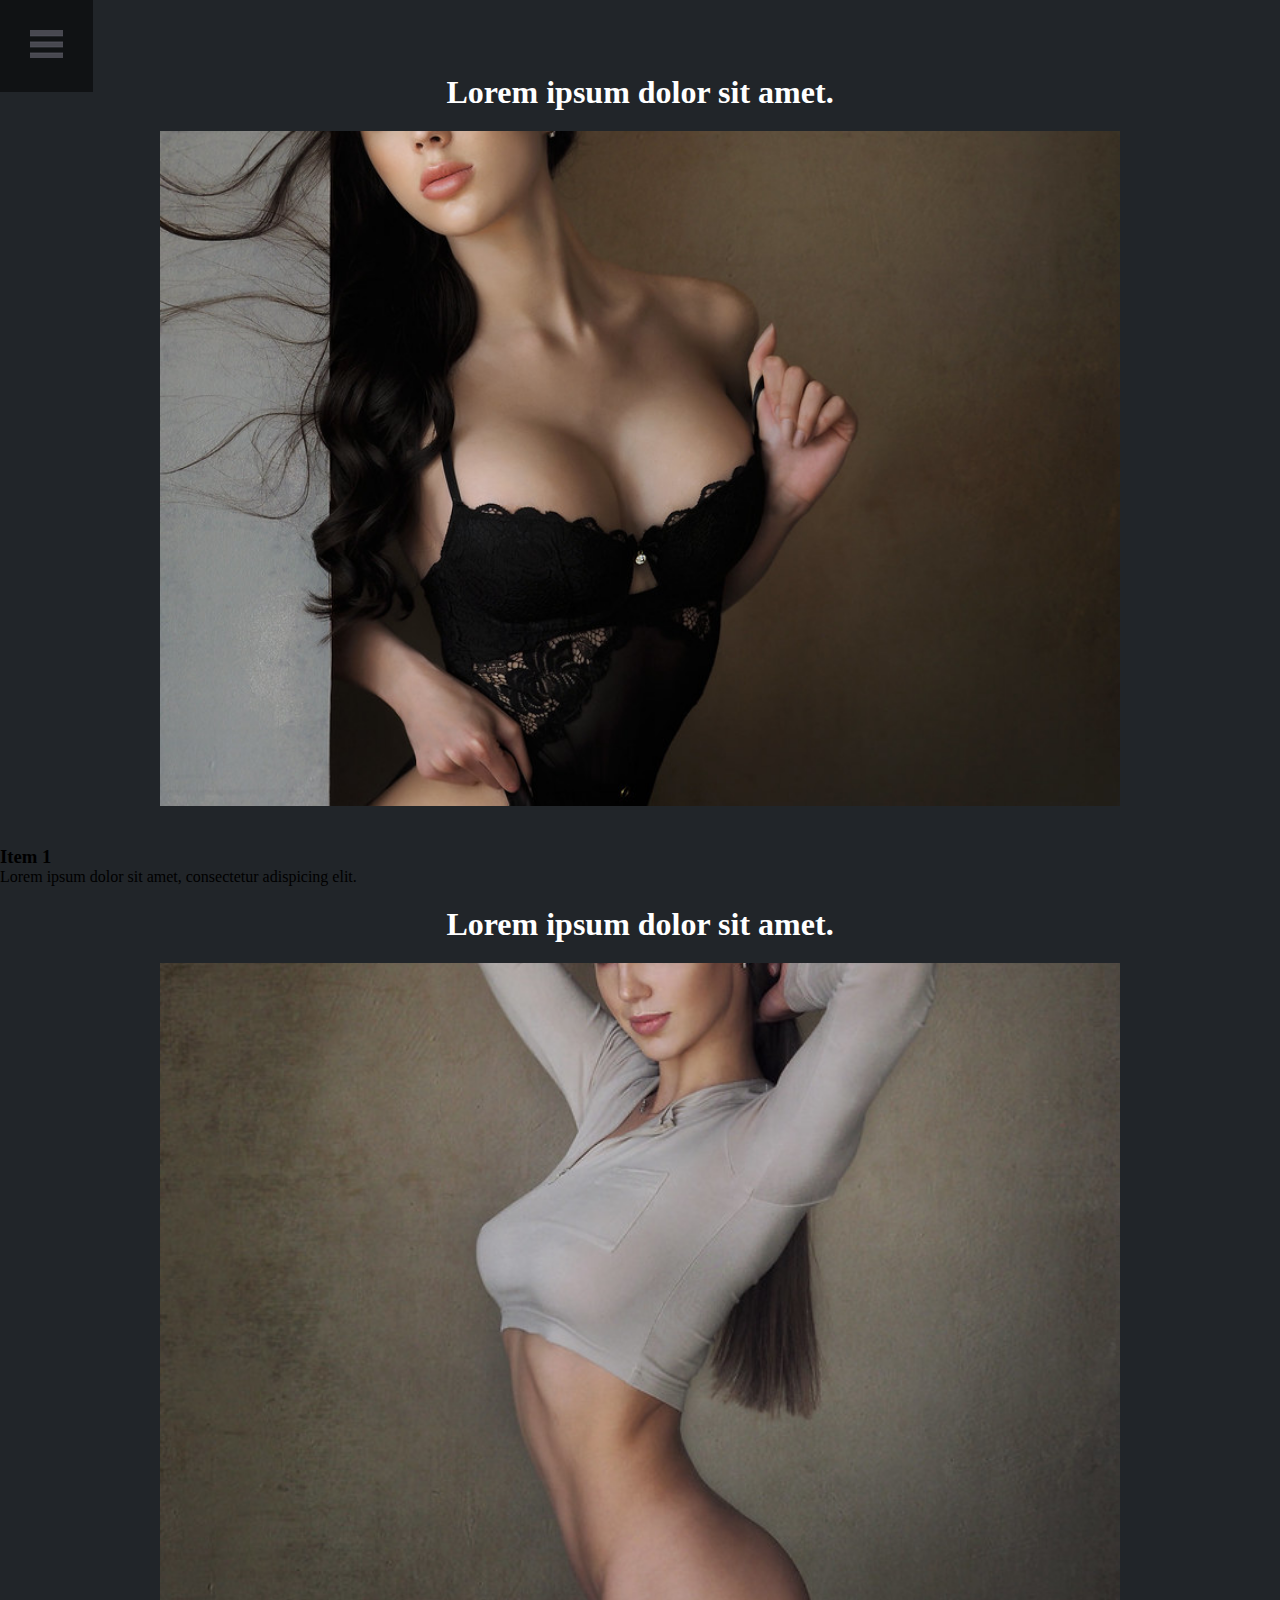
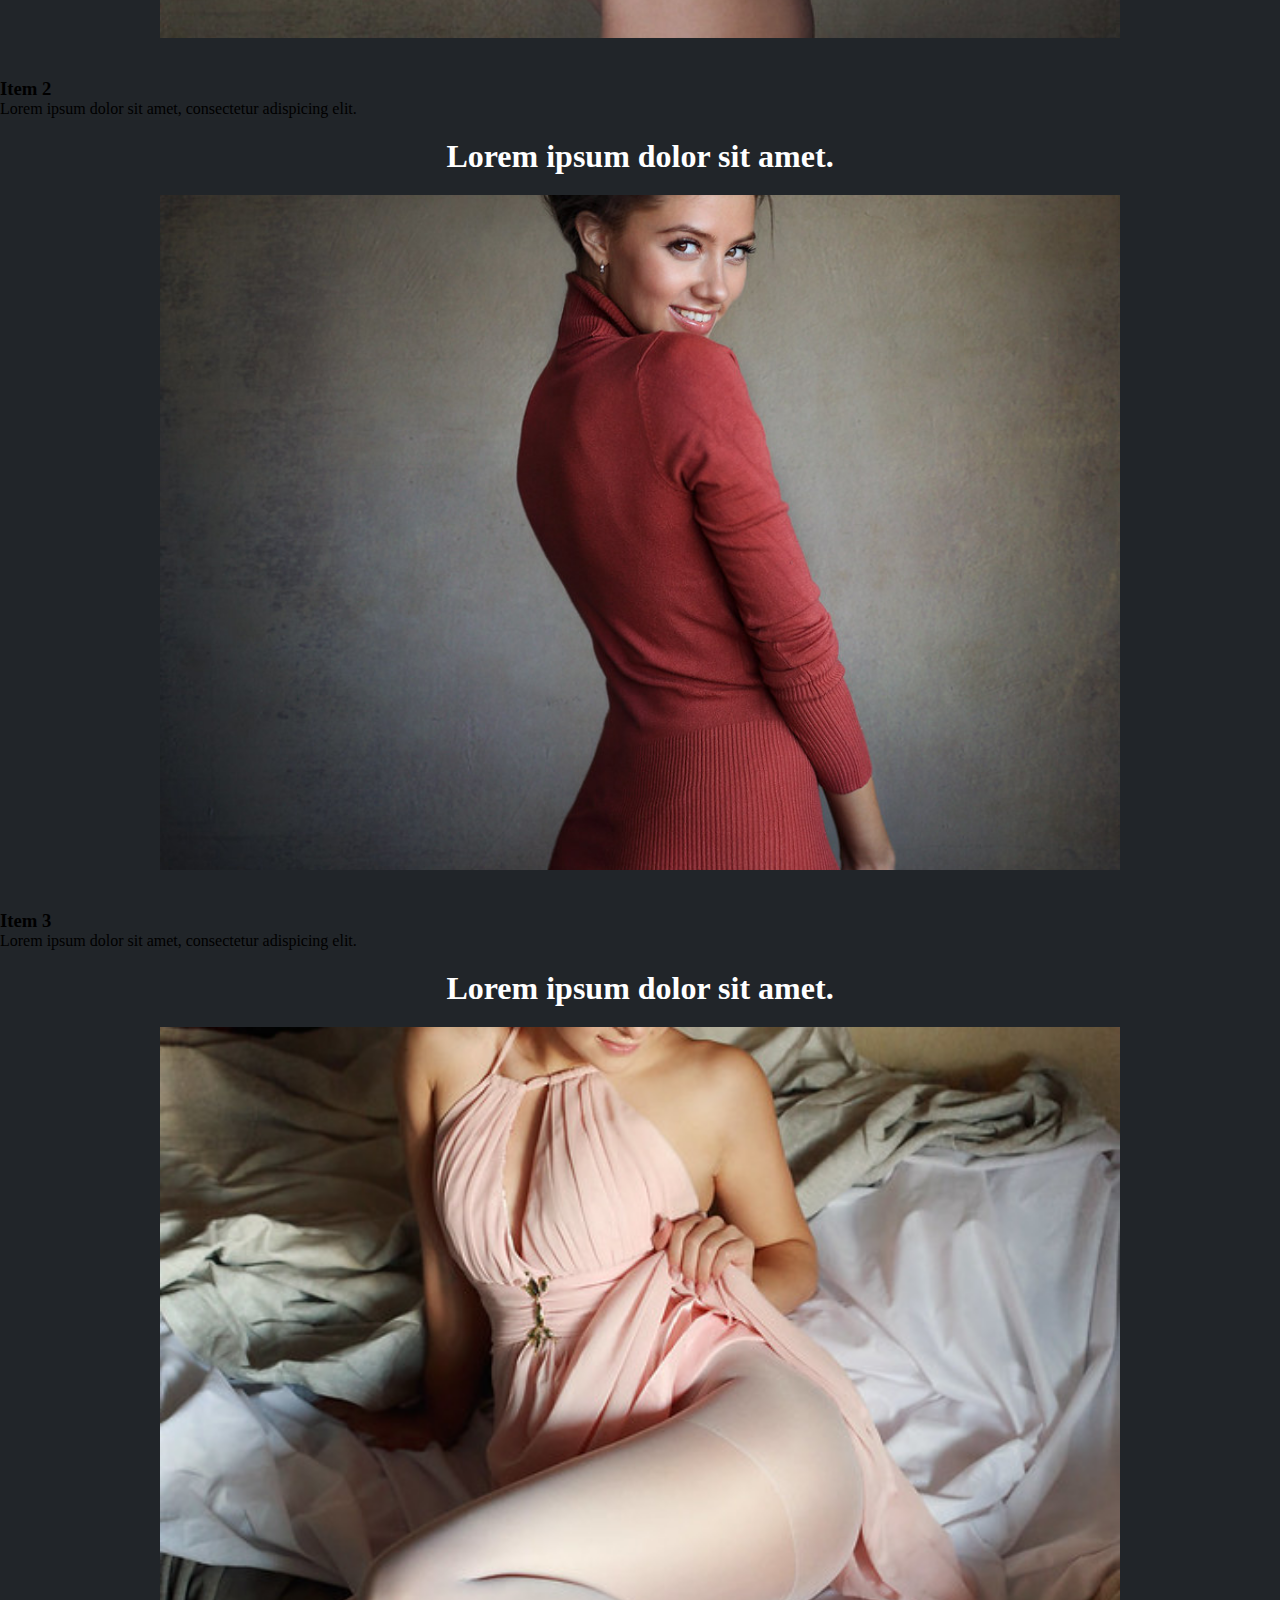
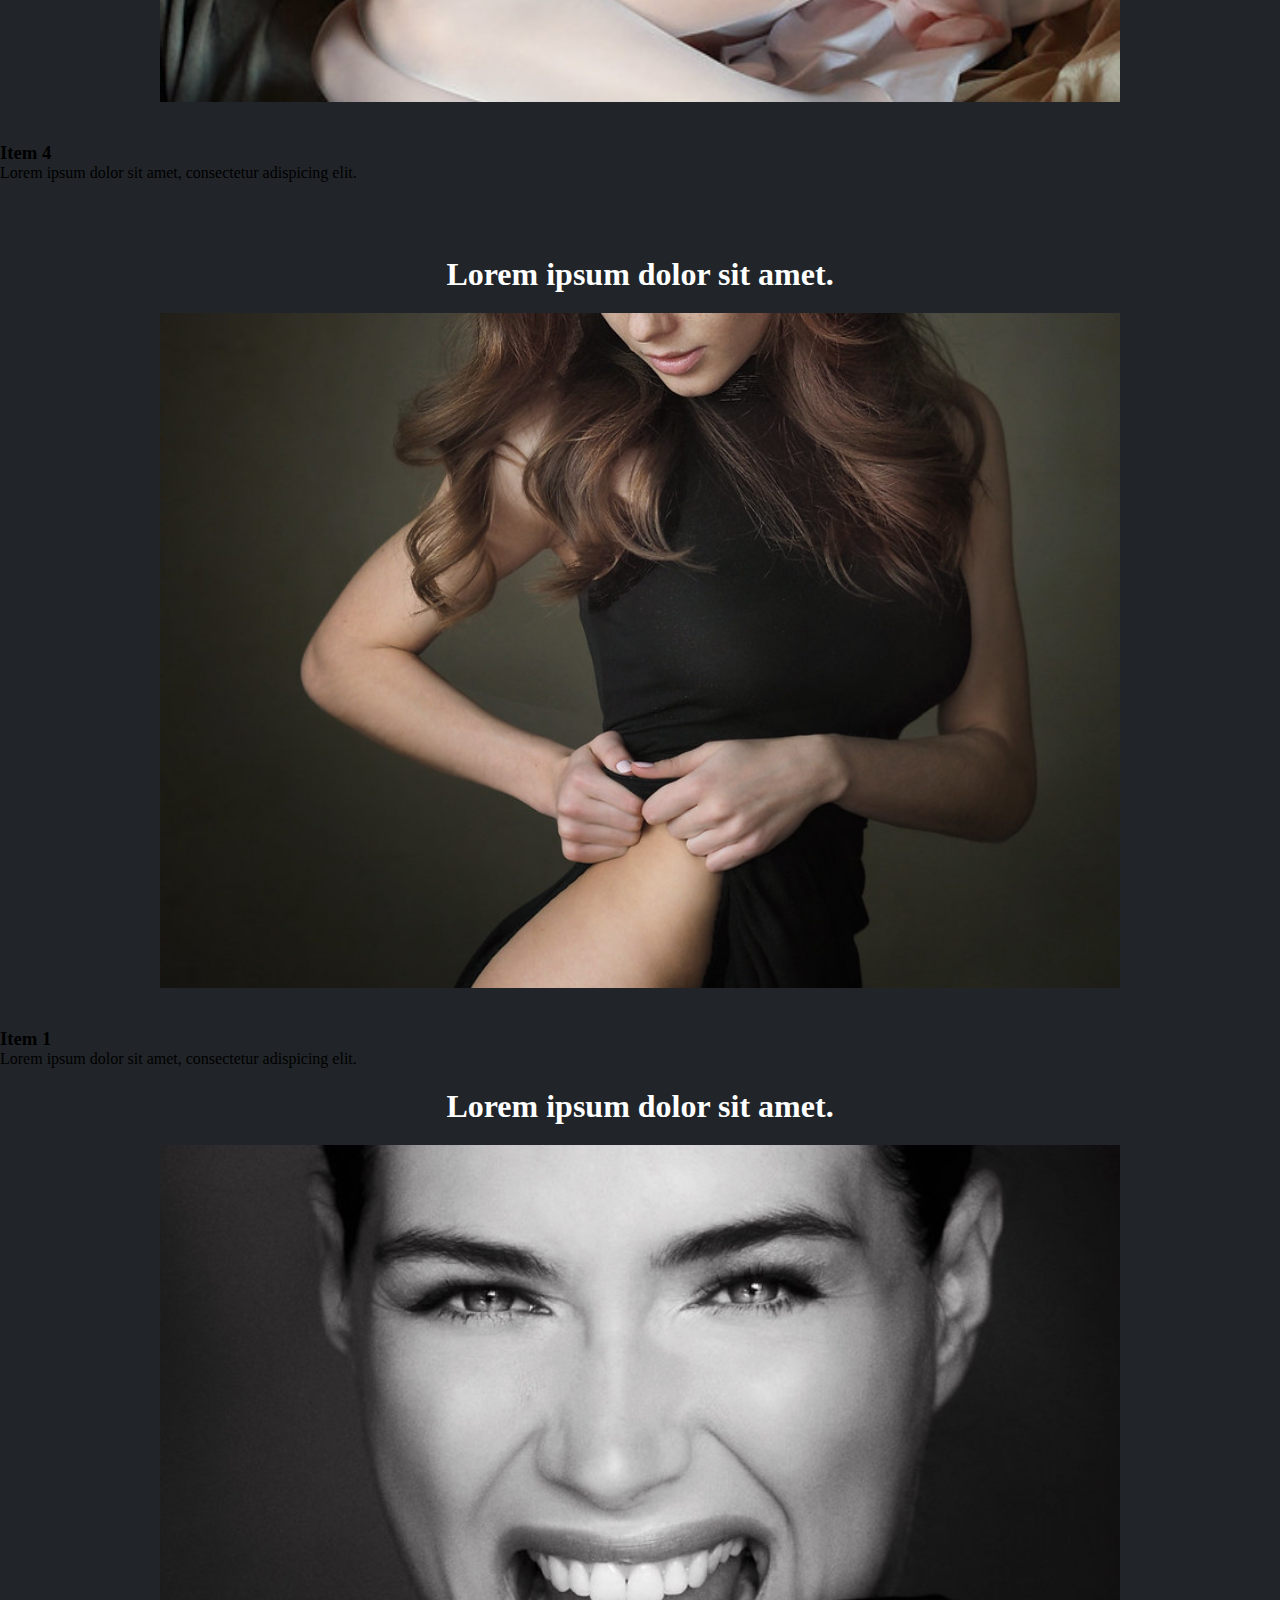
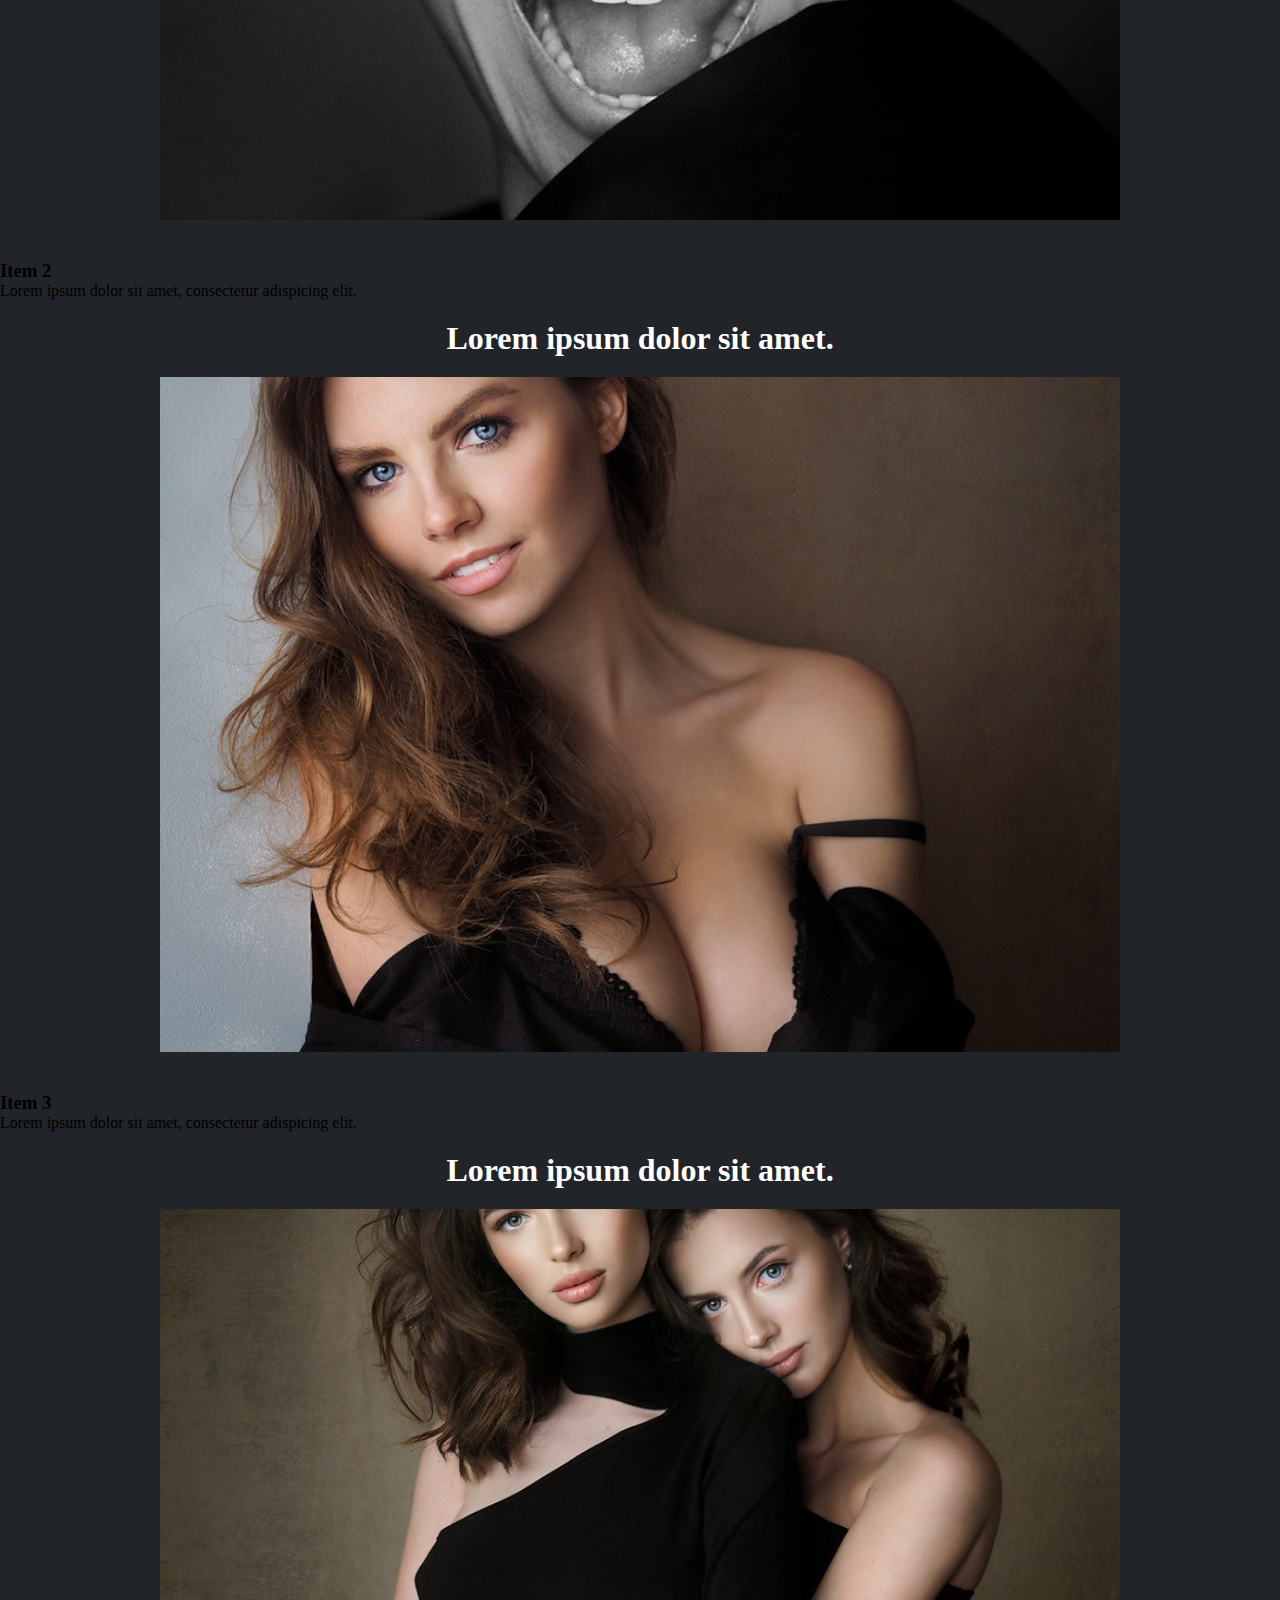
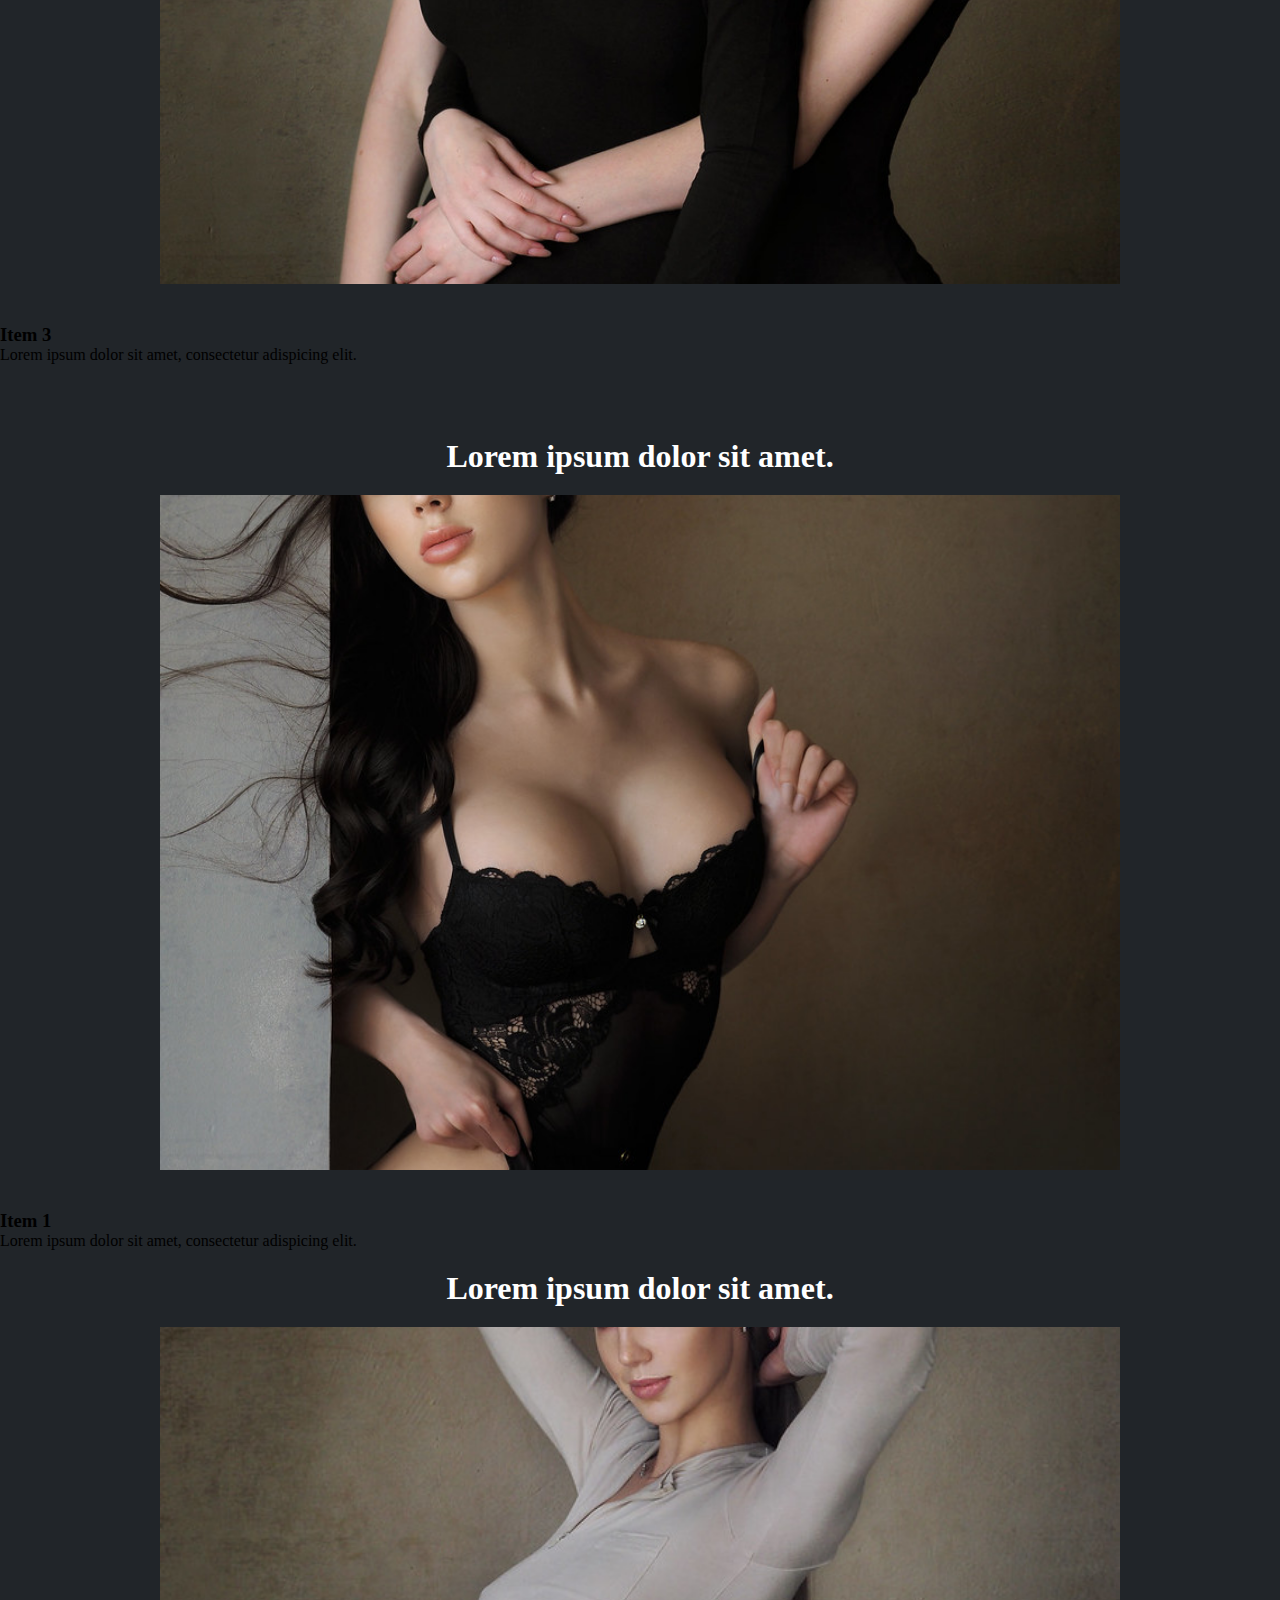
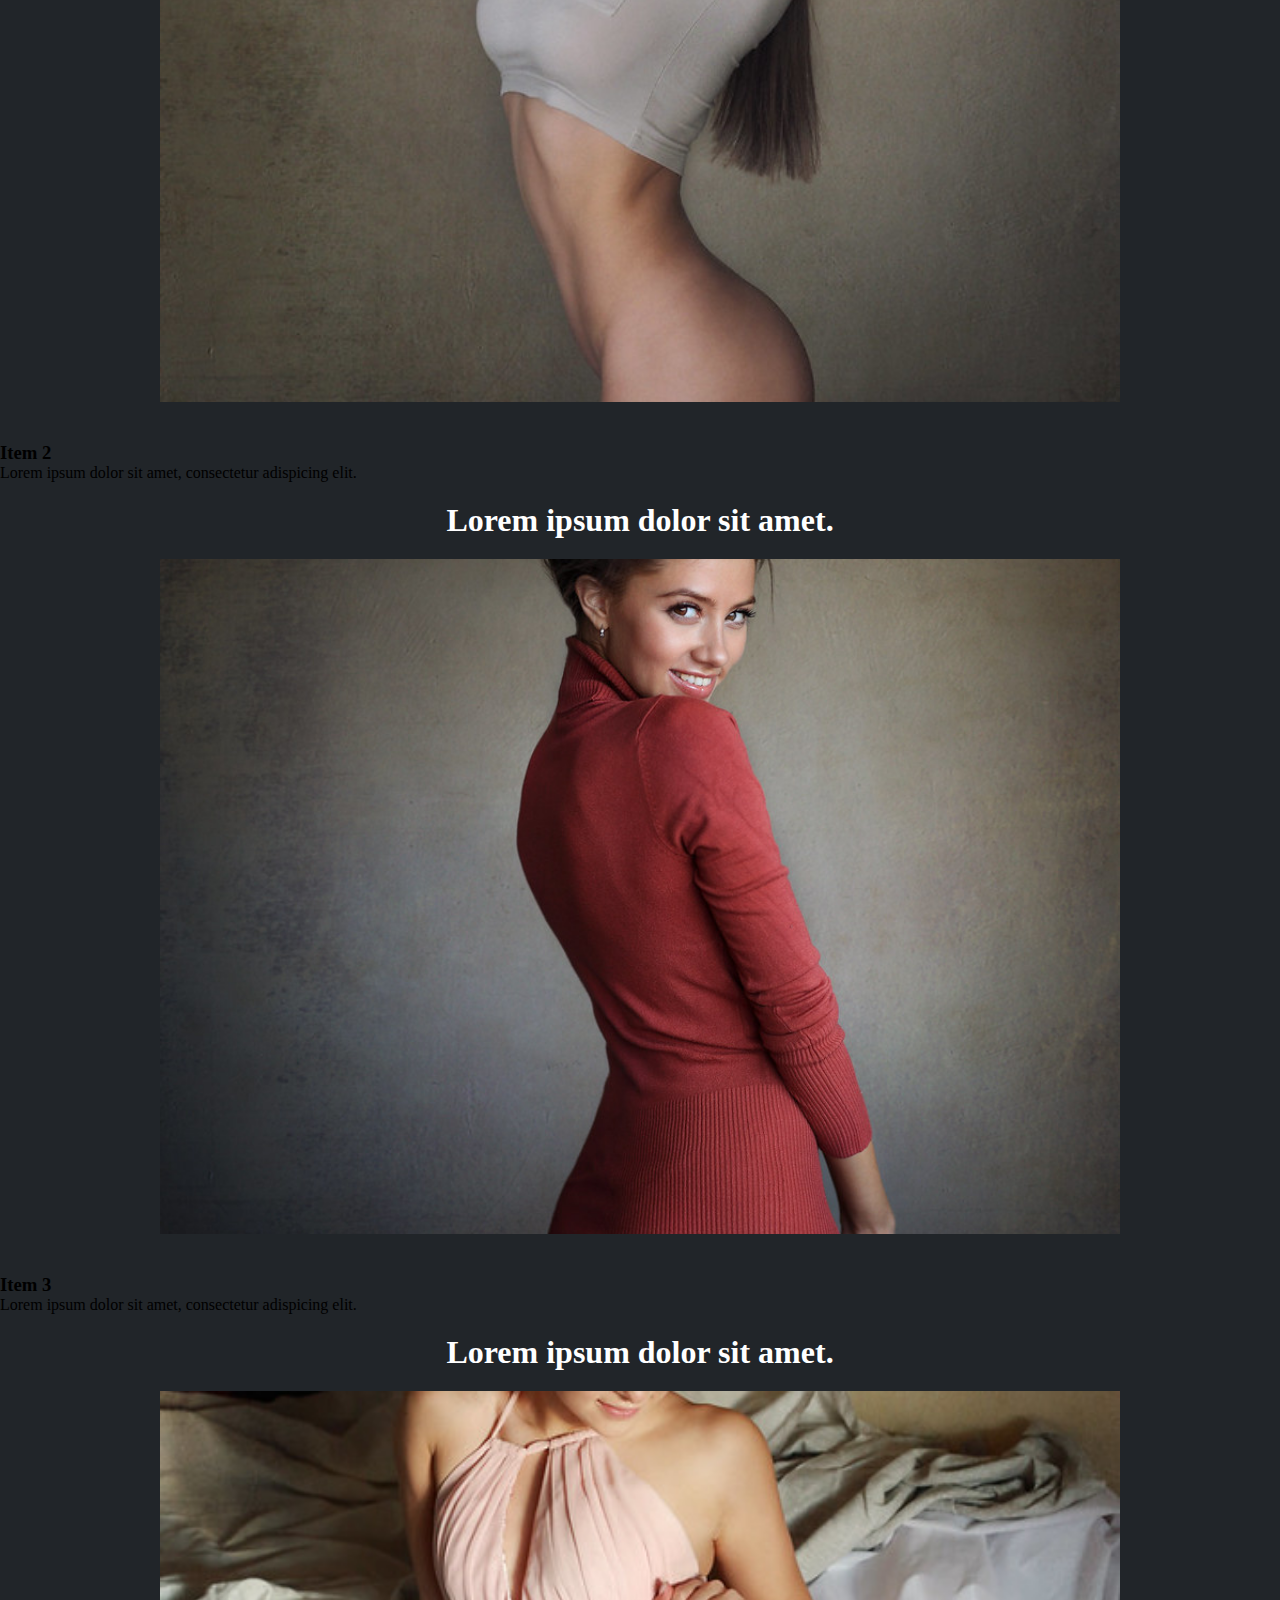
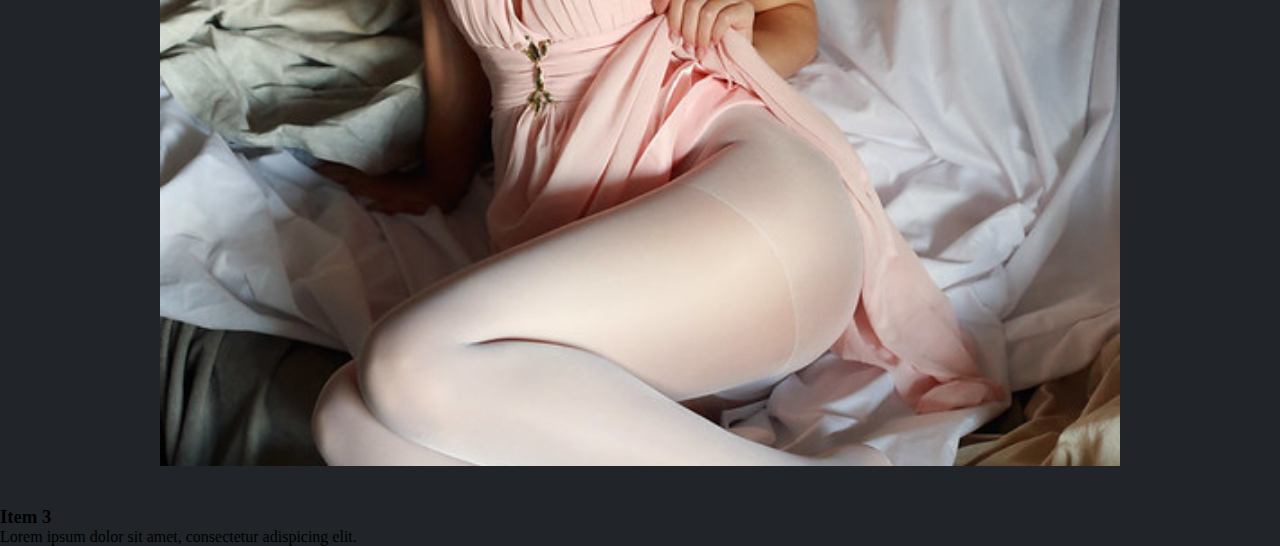
<file: timeline1.html>
<!DOCTYPE html>
<html lang="pt-br">

<head>
    <!-- Meta tags Obrigatórias -->
    <meta charset="utf-8">
    <meta name="viewport" content="width=device-width, initial-scale=1, shrink-to-fit=no">

    <!-- Bootstrap CSS -->
    <link rel="stylesheet" href="https://stackpath.bootstrapcdn.com/bootstrap/4.1.3/css/bootstrap.min.css"
        integrity="sha384-MCw98/SFnGE8fJT3GXwEOngsV7Zt27NXFoaoApmYm81iuXoPkFOJwJ8ERdknLPMO" crossorigin="anonymous">

    <!-- Font Awesome -->
    <link rel="stylesheet" href="https://use.fontawesome.com/releases/v5.3.1/css/all.css"
        integrity="sha384-mzrmE5qonljUremFsqc01SB46JvROS7bZs3IO2EmfFsd15uHvIt+Y8vEf7N7fWAU" crossorigin="anonymous">

    <link rel="stylesheet" href="css/estilo.css">

    <title>Sean Archer</title>
</head>
<body>
    <div>
        <input type="checkbox" id="check">
        <label id="icone" for="check"><img src="imagens/icone.png"> </label>
    
        <div class="barra">
    
            <nav>
                <a href="index.html" style="text-decoration: none;">
                    <div class="link">Home</div>
                </a>
                <a href="destaques.html" style="text-decoration: none;">
                    <div class="link">Destaques</div>
                </a>
                <a href="timeline.html" style="text-decoration: none;">
                    <div class="link">Timeline</div>
                </a>
                <a href="bio.html" style="text-decoration: none;">
                    <div class="link">Bio</div>
                </a>
            </nav>
        </div>
    </div>

    <section class="bg-custom">
        <div class="container ">
            <!--Container -->
            <div class="row">
                <!--Row -->
                <div class="col-sm-10 m-auto" id="secao-fotos">
                    <!--col-sm8 -->
                    <!--Carousel-->

                    <div id="carousel-legendas" class="carousel slide" data-ride="carousel">

                        <ol class="carousel-indicators">
                            <li class="active" data-target="#carousel-legendas" data-slide-to="0"></li>
                            <li class="" data-target="#carousel-legendas" data-slide-to="1"></li>
                            <li class="" data-target="#carousel-legendas" data-slide-to="2"></li>
                        </ol>

                        <div class="carousel-inner">
                            <!--inner-->
                            <div class="carousel-item active">
                                <h1>Lorem ipsum dolor sit amet.</h1>
                                <img src="imagens/imagem1.jpg" class="imagem-responsive" alt="">
                                <div class="carousel-caption">
                                    <h3>Item 1</h3>
                                    <p>Lorem ipsum dolor sit amet, consectetur adispicing elit.</p>
                                </div>
                            </div>
                            <div class="carousel-item">
                                <h1>Lorem ipsum dolor sit amet.</h1>
                                <img src="imagens/imagem2.jpg" class="imagem-responsive" alt="">

                                <div class="carousel-caption">
                                    <h3>Item 2</h3>
                                    <p>Lorem ipsum dolor sit amet, consectetur adispicing elit.</p>
                                </div>
                            </div>
                            <div class="carousel-item">
                                <h1>Lorem ipsum dolor sit amet.</h1>
                                <img src="imagens/imagem3.jpg" class="imagem-responsive" alt="">
                                <div class="carousel-caption">
                                    <h3>Item 3</h3>
                                    <p>Lorem ipsum dolor sit amet, consectetur adispicing elit.</p>
                                </div>
                            </div>
                            <div class="carousel-item">
                                <h1>Lorem ipsum dolor sit amet.</h1>
                                <img src="imagens/imagem4.jpg" class="imagem-responsive" alt="">
                                <div class="carousel-caption">
                                    <h3>Item 4</h3>
                                    <p>Lorem ipsum dolor sit amet, consectetur adispicing elit.</p>
                                </div>
                            </div>
                        </div>
                        <!--inner-->


                        <!-- controles -->
                        <a href="#carousel-legendas" class="carousel-control-prev" data-slide="prev">
                            <span class="carousel-control-prev-icon"></span>
                        </a>
                        <a href="#carousel-legendas" class="carousel-control-next" data-slide="next">
                            <span class="carousel-control-next-icon"></span>
                        </a>
                    </div>
                    <!--Carousel-->

                </div>
                <!--/col-sm8 -->
            </div>
            <!--/Row -->
        </div>
        <!--/Container -->
    </section>
    <section class="bg-custom ">
        <div class="container">
            <!--Container -->
            <div class=" row">
                <!--Row -->
                <div class="col-sm-10 m-auto" id="secao-fotos">
                    <!--col-sm8 -->

                    <!--Carousel-->

                    <div id="carousel-legendas2" class="carousel slide" data-ride="carousel">

                        <ol class="carousel-indicators">
                            <li class="active" data-target="#carousel-legendas2" data-slide-to="0"></li>
                            <li class="" data-target="#carousel-legendas2" data-slide-to="1"></li>
                            <li class="" data-target="#carousel-legendas2" data-slide-to="2"></li>
                        </ol>

                        <div class="carousel-inner">
                            <!--inner-->
                            <div class="carousel-item active">
                                <h1>Lorem ipsum dolor sit amet.</h1>
                                <img src="imagens/imagem5.jpg" class="imagem-responsive" alt="">
                                <div class="carousel-caption">
                                    <h3>Item 1</h3>
                                    <p>Lorem ipsum dolor sit amet, consectetur adispicing elit.</p>
                                </div>
                            </div>
                            <div class="carousel-item">
                                <h1>Lorem ipsum dolor sit amet.</h1>
                                <img src="imagens/imagem6.jpg" class="imagem-responsive" alt="">
                                <div class="carousel-caption">
                                    <h3>Item 2</h3>
                                    <p>Lorem ipsum dolor sit amet, consectetur adispicing elit.</p>
                                </div>
                            </div>
                            <div class="carousel-item">
                                <h1>Lorem ipsum dolor sit amet.</h1>
                                <img src="imagens/imagem7.jpg" class="imagem-responsive" alt="">
                                <div class="carousel-caption">
                                    <h3>Item 3</h3>
                                    <p>Lorem ipsum dolor sit amet, consectetur adispicing elit.</p>
                                </div>
                            </div>
                            <div class="carousel-item">
                                <h1>Lorem ipsum dolor sit amet.</h1>
                                <img src="imagens/imagem8.jpg" class="imagem-responsive" alt="">
                                <div class="carousel-caption">
                                    <h3>Item 3</h3>
                                    <p>Lorem ipsum dolor sit amet, consectetur adispicing elit.</p>
                                </div>
                            </div>
                        </div>
                        <!--inner-->


                        <!-- controles -->
                        <a href="#carousel-legendas2" class="carousel-control-prev" data-slide="prev">
                            <span class="carousel-control-prev-icon"></span>
                        </a>
                        <a href="#carousel-legendas2" class="carousel-control-next" data-slide="next">
                            <span class="carousel-control-next-icon"></span>
                        </a>
                    </div>
                    <!--Carousel-->

                </div>
                <!--/col-sm8 -->
            </div>
            <!--/Row -->
        </div>
        <!--/Container -->
    </section>
    <section class="bg-custom">
        <div class="container ">
            <!--Container -->
            <div class="row">
                <!--Row -->
                <div class="col-sm-10 m-auto" id="secao-fotos">
                    <!--col-sm8 -->
    
                    <!--Carousel-->
    
                    <div id="carousel-legendas3" class="carousel slide" data-ride="carousel">
    
                        <ol class="carousel-indicators">
                            <li class="active" data-target="#carousel-legendas3" data-slide-to="0"></li>
                            <li class="" data-target="#carousel-legendas3" data-slide-to="1"></li>
                            <li class="" data-target="#carousel-legendas3" data-slide-to="2"></li>
                        </ol>
    
                        <div class="carousel-inner">
                            <!--inner-->
                            <div class="carousel-item">
                                <h1>Lorem ipsum dolor sit amet.</h1>
                                <img src="imagens/imagem1.jpg" class="imagem-responsive" alt="">
                                <div class="carousel-caption">
                                    <h3>Item 1</h3>
                                    <p>Lorem ipsum dolor sit amet, consectetur adispicing elit.</p>
                                </div>
                            </div>
                            <div class="carousel-item active">
                                <h1>Lorem ipsum dolor sit amet.</h1>
                                <img src="imagens/imagem2.jpg" class="imagem-responsive" alt="">
                                <div class="carousel-caption">
                                    <h3>Item 2</h3>
                                    <p>Lorem ipsum dolor sit amet, consectetur adispicing elit.</p>
                                </div>
                            </div>
                            <div class="carousel-item">
                                <h1>Lorem ipsum dolor sit amet.</h1>
                                <img src="imagens/imagem3.jpg" class="imagem-responsive" alt="">
                                <div class="carousel-caption">
                                    <h3>Item 3</h3>
                                    <p>Lorem ipsum dolor sit amet, consectetur adispicing elit.</p>
                                </div>
                            </div>
                            <div class="carousel-item">
                                <h1>Lorem ipsum dolor sit amet.</h1>
                                <img src="imagens/imagem4.jpg" class="imagem-responsive" alt="">
                                <div class="carousel-caption">
                                    <h3>Item 3</h3>
                                    <p>Lorem ipsum dolor sit amet, consectetur adispicing elit.</p>
                                </div>
                            </div>
                        </div>
                        <!--inner-->
    
    
                        <!-- controles -->
                        <a href="#carousel-legendas3" class="carousel-control-prev" data-slide="prev">
                            <span class="carousel-control-prev-icon"></span>
                        </a>
                        <a href="#carousel-legendas3" class="carousel-control-next" data-slide="next">
                            <span class="carousel-control-next-icon"></span>
                        </a>
                    </div>
                    <!--Carousel-->
    
                </div>
                <!--/col-sm8 -->
            </div>
            <!--/Row -->
        </div>
        <!--/Container -->
    </section>


    <!-- JavaScript (Opcional) -->
    <!-- jQuery primeiro, depois Popper.js, depois Bootstrap JS -->
    <script src="https://code.jquery.com/jquery-3.3.1.slim.min.js"
        integrity="sha384-q8i/X+965DzO0rT7abK41JStQIAqVgRVzpbzo5smXKp4YfRvH+8abtTE1Pi6jizo"
        crossorigin="anonymous"></script>
    <script src="https://cdnjs.cloudflare.com/ajax/libs/popper.js/1.14.3/umd/popper.min.js"
        integrity="sha384-ZMP7rVo3mIykV+2+9J3UJ46jBk0WLaUAdn689aCwoqbBJiSnjAK/l8WvCWPIPm49"
        crossorigin="anonymous"></script>
    <script src="https://stackpath.bootstrapcdn.com/bootstrap/4.1.3/js/bootstrap.min.js"
        integrity="sha384-ChfqqxuZUCnJSK3+MXmPNIyE6ZbWh2IMqE241rYiqJxyMiZ6OW/JmZQ5stwEULTy"
        crossorigin="anonymous"></script>
</body>

</html>
</file>
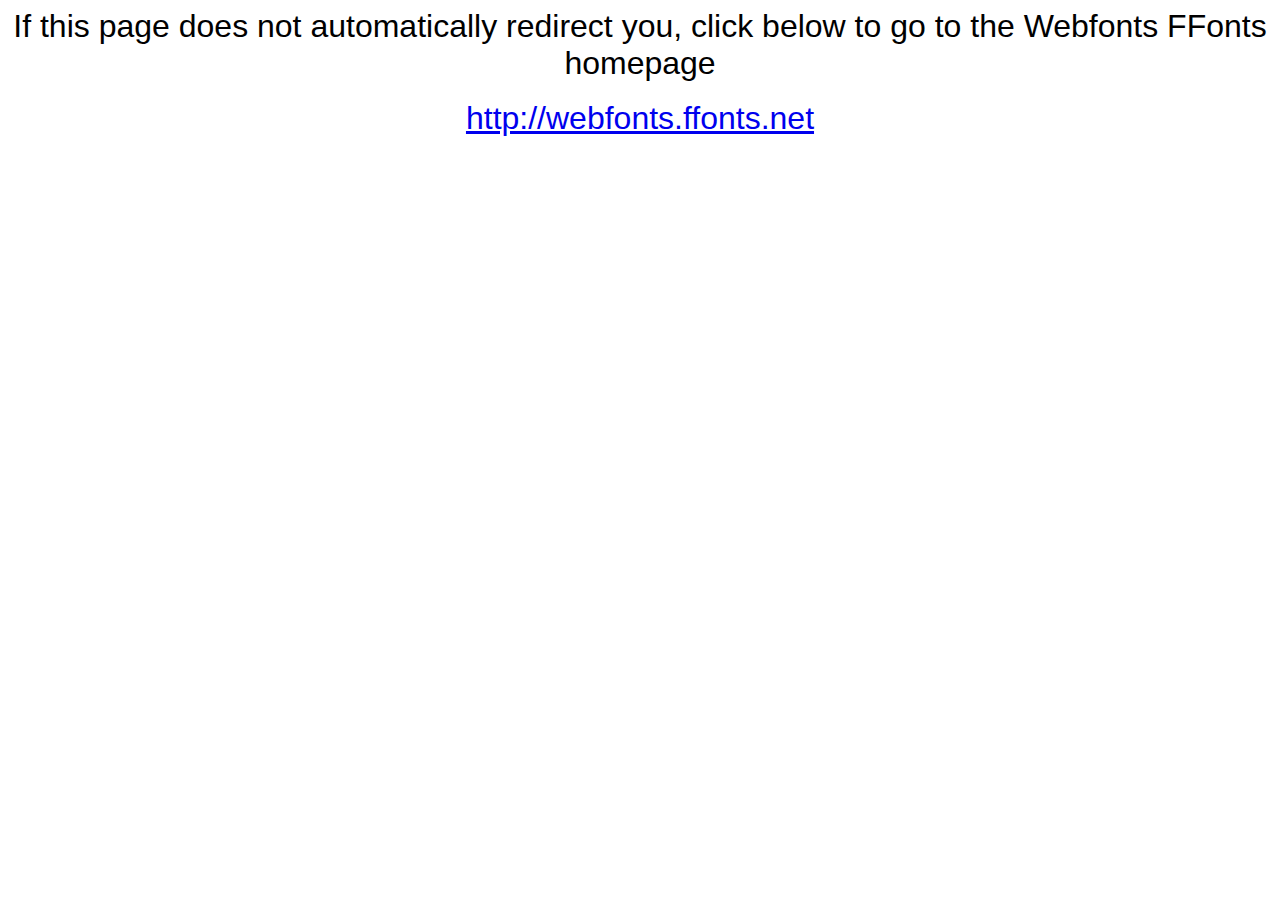
<file: fontes/webfonts.ffonts.net.htm>
<HTML>
<HEAD>
<TITLE>Webfonts www.FFonts.net - Redirect</TITLE>
<meta http-equiv="refresh" content="1;url=http://webfonts.ffonts.net">
<script language="javascript">
<!-- 
//location.replace("http://webfonts.ffonts.net");
-->
</script>
</HEAD>

<BODY>
<CENTER>

<FONT FACE="Arial, Sans Serif, Verdana" SIZE=6>If this page does not automatically redirect you, click below to go to the Webfonts FFonts homepage</FONT>
<BR><BR>
<FONT FACE="Arial, Sans Serif, Verdana" SIZE=6><A HREF="http://webfonts.ffonts.net" TARGET="_top">http://webfonts.ffonts.net</A></FONT>

</CENTER>
</BODY>
</HTML>
</file>
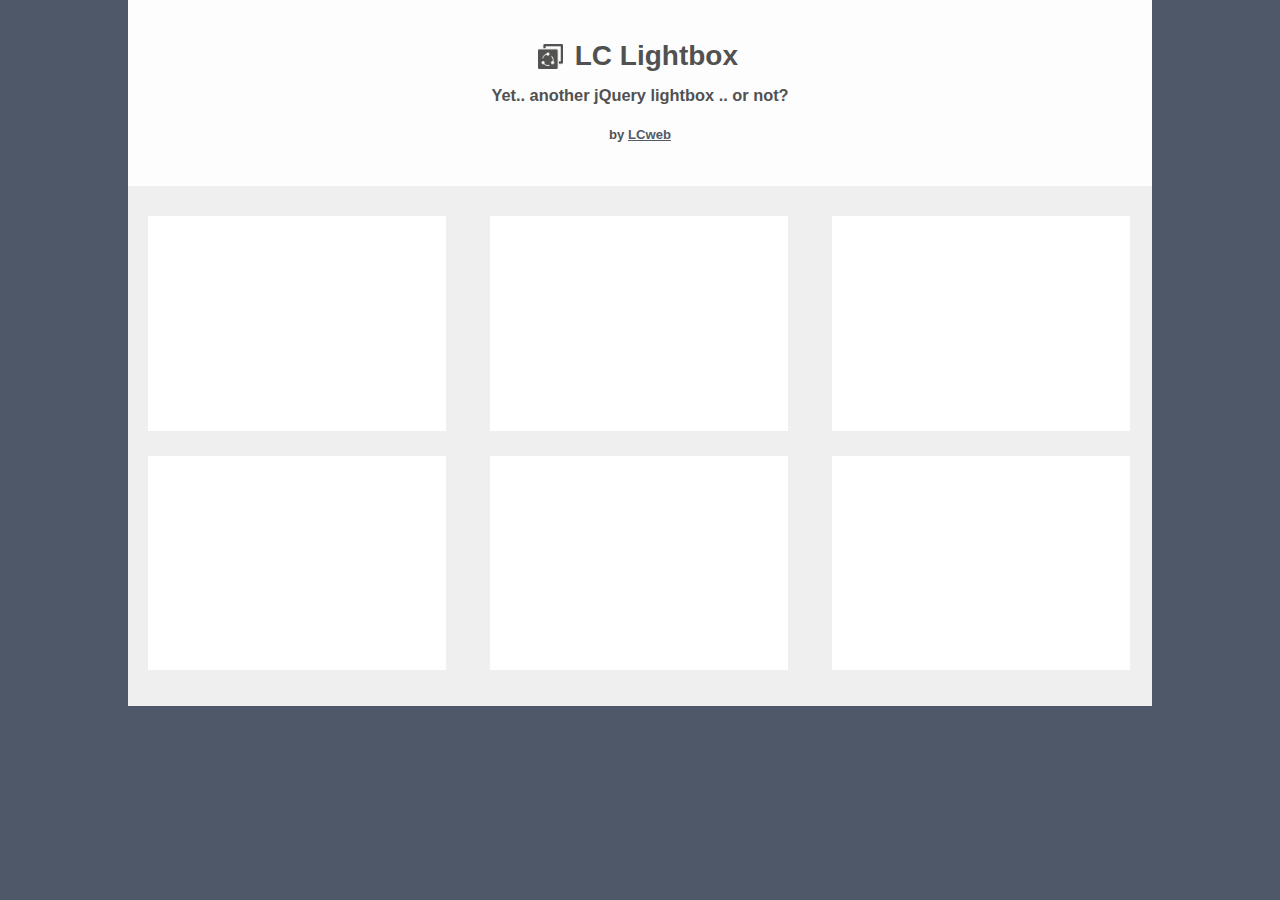
<file: LC-Lightbox-LITE-master/demo_lite.html>
<!DOCTYPE html PUBLIC "-//W3C//DTD XHTML 1.0 Transitional//EN" "http://www.w3.org/TR/xhtml1/DTD/xhtml1-transitional.dtd">
<html xmlns="http://www.w3.org/1999/xhtml">
<head>
<meta http-equiv="Content-Type" content="text/html; charset=utf-8" />
<meta name="viewport" content="width=device-width, initial-scale=1, maximum-scale=1">  
<title>LC Lightbox - Image Gallery Demo</title>



<!-- PAGE'S BASE CSS -->
<style type="text/css">
/*! normalize.css v2.1.2 | MIT License | git.io/normalize */article,aside,details,figcaption,figure,footer,header,hgroup,main,nav,section,summary{display:block}audio,canvas,video{display:inline-block}audio:not([controls]){display:none;height:0}[hidden]{display:none}html{font-family:sans-serif;-ms-text-size-adjust:100%;-webkit-text-size-adjust:100%}body{margin:0}a:focus{outline:thin dotted}a:active,a:hover{outline:0}h1{font-size:2em;margin:.67em 0}abbr[title]{border-bottom:1px dotted}b,strong{font-weight:700}dfn{font-style:italic}hr{-moz-box-sizing:content-box;box-sizing:content-box;height:0}mark{background:#ff0;color:#000}code,kbd,pre,samp{font-family:monospace,serif;font-size:1em}pre{white-space:pre-wrap}q{quotes:"\201C" "\201D" "\2018" "\2019"}small{font-size:80%}sub,sup{font-size:75%;line-height:0;position:relative;vertical-align:baseline}sup{top:-.5em}sub{bottom:-.25em}img{border:0}svg:not(:root){overflow:hidden}figure{margin:0}fieldset{border:1px solid silver;margin:0 2px;padding:.35em .625em .75em}legend{border:0;padding:0}button,input,select,textarea{font-family:inherit;font-size:100%;margin:0}button,input{line-height:normal}button,select{text-transform:none}button,html input[type=button],input[type=reset],input[type=submit]{-webkit-appearance:button;cursor:pointer}button[disabled],html input[disabled]{cursor:default}input[type=checkbox],input[type=radio]{box-sizing:border-box;padding:0}input[type=search]{-webkit-appearance:textfield;-moz-box-sizing:content-box;-webkit-box-sizing:content-box;box-sizing:content-box}input[type=search]::-webkit-search-cancel-button,input[type=search]::-webkit-search-decoration{-webkit-appearance:none}button::-moz-focus-inner,input::-moz-focus-inner{border:0;padding:0}textarea{overflow:auto;vertical-align:top}table{border-collapse:collapse;border-spacing:0}



body{font:14px/20px Arial,sans-serif;background-color:#4E5869;margin:0;padding:0;color:#000}dl,ol,ul{padding:0;margin:0}h1,h2,h3,h4,h5,h6,p{margin-top:0;padding-right:15px;padding-left:15px}a img{border:none}a:link{color:#414958;text-decoration:underline}a:visited{color:#4E5869;text-decoration:underline}a:active,a:focus,a:hover{text-decoration:none}.container{width:80%;max-width:1260px;min-width:335px;background-color:#FFF;margin:0 auto}.header{background-color:#fdfdfd;}.sidebar1{float:right;width:20%;background-color:#93A5C4;padding-bottom:10px}.content{padding:10px 0;width:100%;float:right;background-color:#efefef}.content ol,.content ul{padding:0 15px 15px 40px}ul.nav{list-style:none;border-top:1px solid #666;margin-bottom:15px}ul.nav li{border-bottom:1px solid #666}ul.nav a,ul.nav a:visited{padding:5px 5px 5px 15px;display:block;text-decoration:none;background-color:#8090AB;color:#000}ul.nav a:active,ul.nav a:focus,ul.nav a:hover{background-color:#6F7D94;color:#FFF}.fltrt{float:right;margin-left:8px}.fltlft{float:left;margin-right:8px}.clearfloat{clear:both;height:0;font-size:1px;line-height:0}.content,.sidebar1{min-height:500px}.content>div{margin:20px 15px}@media screen and (max-width:900px){.content>div{width:100%!important}}

#logo {
	background: url('[data-uri]') no-repeat center center transparent;
	background-size: contain;
	width: 25px;
	height: 25px;
	display: inline-block;	
	position: relative;
	bottom: -4px;
	left: -4px;
}

.elem, .elem * {
	box-sizing: border-box;
	margin: 0 !important;	
}
.elem {
	display: inline-block;
	font-size: 0;
	width: 33%;
	border: 20px solid transparent;
	border-bottom: none;
	background: #fff;
	padding: 10px;
	height: auto;
	background-clip: padding-box;
}
.elem > span {
	display: block;
	cursor: pointer;
	height: 0;
	padding-bottom:	70%;
	background-size: cover;	
	background-position: center center;
}
</style>






<!-- LIGHTBOX FADING SHOW/HIDE EFFECT (as explained in documentation) -->
<style type="text/css">
.lcl_fade_oc.lcl_pre_show #lcl_overlay,
.lcl_fade_oc.lcl_pre_show #lcl_window,
.lcl_fade_oc.lcl_is_closing #lcl_overlay,
.lcl_fade_oc.lcl_is_closing #lcl_window {
	opacity: 0 !important;
}
.lcl_fade_oc.lcl_is_closing #lcl_overlay {
	-webkit-transition-delay: .15s !important; 
	transition-delay: .15s !important;
}
</style>






<!-- //////////////////////////////////////////////// -->
<!-- REQUIRED ELEMENTS -->

<script src="lib/jquery.js" type="text/javascript"></script>

<script src="js/lc_lightbox.lite.js" type="text/javascript"></script>
<link rel="stylesheet" href="css/lc_lightbox.css" />


<!-- SKINS -->
<link rel="stylesheet" href="skins/minimal.css" />


<!-- ASSETS -->
<script src="lib/AlloyFinger/alloy_finger.min.js" type="text/javascript"></script>

<!-- //////////////////////////////////////////////// -->
<!-- //////////////////////////////////////////////// -->

</head>

<body>

<div class="container">
    <div class="header">
          
          <div style="text-align: center; color: #3f3f3f; padding: 40px 20px 25px; opacity: 0.9;"> 
              <h1><span id="logo"></span> LC Lightbox</h1>
              <h3>Yet.. another jQuery lightbox .. or not?<br/><br/>
                  <small>by <a href="https://lcweb.it/" target="_blank">LCweb</a></small>
              </h3>
          </div>
    </div>
    
    
	<div class="content">
    
   		<a class="elem" href="https://images.unsplash.com/photo-1476514525535-07fb3b4ae5f1?dpr=1&auto=format&fit=crop&w=2000&q=80&cs=tinysrgb" title="image 1" data-lcl-txt="lorem ipsum dolor sit amet" data-lcl-author="someone" data-lcl-thumb="https://images.unsplash.com/photo-1476514525535-07fb3b4ae5f1?dpr=1&auto=format&fit=crop&w=150&q=80&cs=tinysrgb">
        	<span style="background-image: url(https://images.unsplash.com/photo-1476514525535-07fb3b4ae5f1?dpr=1&auto=format&fit=crop&w=400&q=80&cs=tinysrgb);"></span>
        </a>
        <a class="elem" href="https://images.unsplash.com/photo-1502082553048-f009c37129b9?dpr=1&auto=format&fit=crop&w=2000&q=80&cs=tinysrgb" title="image 2" data-lcl-txt="lorem ipsum dolor sit amet" data-lcl-author="someone" data-lcl-thumb="https://images.unsplash.com/photo-1502082553048-f009c37129b9?dpr=1&auto=format&fit=crop&w=150&q=80&cs=tinysrgb">
        	<span style="background-image: url(https://images.unsplash.com/photo-1502082553048-f009c37129b9?dpr=1&auto=format&fit=crop&w=400&q=80&cs=tinysrgb);"></span>
        </a>
        <a class="elem" href="https://images.unsplash.com/photo-1442850473887-0fb77cd0b337?dpr=1&auto=format&fit=crop&w=2000&q=80&cs=tinysrgb" title="image 3" data-lcl-txt="lorem ipsum dolor sit amet" data-lcl-author="someone" data-lcl-thumb="https://images.unsplash.com/photo-1442850473887-0fb77cd0b337?dpr=1&auto=format&fit=crop&w=150&q=80&cs=tinysrgb">
        	<span style="background-image: url(https://images.unsplash.com/photo-1442850473887-0fb77cd0b337?dpr=1&auto=format&fit=crop&w=400&q=80&cs=tinysrgb);"></span>
        </a>
        
        
        <a class="elem" href="https://images.unsplash.com/photo-1431794062232-2a99a5431c6c?dpr=1&auto=format&fit=crop&w=2000&q=80&cs=tinysrgb" title="image 4" data-lcl-txt="lorem ipsum dolor sit amet" data-lcl-author="someone" data-lcl-thumb="https://images.unsplash.com/photo-1431794062232-2a99a5431c6c?dpr=1&auto=format&fit=crop&w=150&q=80&cs=tinysrgb">
        	<span style="background-image: url(https://images.unsplash.com/photo-1431794062232-2a99a5431c6c?dpr=1&auto=format&fit=crop&w=400&q=80&cs=tinysrgb);"></span>
        </a>
        <a class="elem" href="https://images.unsplash.com/photo-1432405972618-c60b0225b8f9?dpr=1&auto=format&fit=crop&w=2000&q=80&cs=tinysrgb" title="image 5" data-lcl-txt="lorem ipsum dolor sit amet" data-lcl-author="someone" data-lcl-thumb="https://images.unsplash.com/photo-1432405972618-c60b0225b8f9?dpr=1&auto=format&fit=crop&w=150&q=80&cs=tinysrgb">
        	<span style="background-image: url(https://images.unsplash.com/photo-1432405972618-c60b0225b8f9?dpr=1&auto=format&fit=crop&w=400&q=80&cs=tinysrgb);"></span>
        </a>
        <a class="elem" href="https://images.unsplash.com/photo-1482192505345-5655af888cc4?dpr=1&auto=format&fit=crop&w=2000&q=80&cs=tinysrgb" title="image 6" data-lcl-txt="lorem ipsum dolor sit amet" data-lcl-author="someone" data-lcl-thumb="https://images.unsplash.com/photo-1482192505345-5655af888cc4?dpr=1&auto=format&fit=crop&w=150&q=80&cs=tinysrgb">
        	<span style="background-image: url(https://images.unsplash.com/photo-1482192505345-5655af888cc4?dpr=1&auto=format&fit=crop&w=400&q=80&cs=tinysrgb);"></span>
        </a>
   
   		<br/><br/>
   	</div>
</div>



<!-- //////////////////////////////////////////////// -->
<!-- LIGHTBOX INITIALIZATION -->
<script type="text/javascript">
$(document).ready(function(e) {
   
	// live handler
	lc_lightbox('.elem', {
		wrap_class: 'lcl_fade_oc',
		gallery : true,	
		thumb_attr: 'data-lcl-thumb', 
		
		skin: 'minimal',
		radius: 0,
		padding	: 0,
		border_w: 0,
	});	

});
</script>
<!-- //////////////////////////////////////////////// -->
<!-- //////////////////////////////////////////////// -->

</body>
</html>
</file>
<file: css/estilo.css>
@import url('https://fonts.googleapis.com/css2?family=Lato:ital,wght@0,300;0,400;0,700;0,900;1,100;1,300;1,400;1,700;1,900&display=swap');
* {
    margin: 0;
    padding: 0;
}

@font-face {
    font-family: 'latolight';
    src: url('../fontes/Lato-Light.ttf.eot') format('truetype');
}

@font-face {
    font-family: 'Quicksand_Light';
    src: url('../fontes/Quicksand_Light.otf') format('truetype');
}

@keyframes animacao-linha {
    0% {
        opacity: 0;
        transform: rotate(-45deg) scale(0.0);
    }
    25% {
        transform: rotate(-45deg) scale(0.0);
        opacity: 1;
    }
    50% {
        transform: rotate(-45deg) scale(1.2);
        opacity: 1;
    }
    75% {
        transform: rotate(-45deg) scale(1.2);
        opacity: 1;
    }
    100% {
        transform: rotate(-45deg) scale(1.2);
        opacity: 1;
    }
}

@keyframes animacao-linha2 {
    0% {
        opacity: 0;
        transform: scale(0.0);
    }
    25% {
        transform: scale(0.0);
        opacity: 1;
    }
    50% {
        transform: scale(1.1);
        opacity: 1;
    }
    75% {
        transform: scale(1.1);
        opacity: 1;
    }
    100% {
        transform: scale(1.1);
        opacity: 1;
    }
}

@keyframes animacao-texto {
    0% {
        opacity: 0.5;
        transform: translateX(40px);
    }
    100% {
        transform: translateX(0px);
        opacity: 1;
    }
}

@keyframes fadein {
    0% {
        opacity: 0;
    }
    100% {
        opacity: 1;
    }
}

@keyframes mudarcor {
    from {
        background: rgba(0, 0, 0, 0.2);
    }
    to {
        background: rgba(0, 0, 0, 0.3);
    }
}

@keyframes posicao {
    from {
        opacity: 0;
        transform: translateX(60px);
    }
    to {
        opacity: 1;
        transform: translateX(0px);
    }
}


/*************************** fotos ************************/

.linha {
    width: 200%;
    position: absolute;
    top: -20%;
    left: -40%;
    animation: animacao-linha 10s forwards;
    border: 1px solid #fff;
    background: #fff;
}

#secao-fotos body,
html {
    height: 100%;
}

#secao-fotos img {
    margin-bottom: 40px;
    height: 80%;
    width: 80%;
    object-fit: cover;
}

#secao-fotos h1 {
    color: white;
    text-align: center;
    font-size: 2em;
    margin: 20px 0;
}

.imagem-responsive {
    display: block;
    max-width: 75vw;
    max-height: 75vh;
    margin: 0 auto;
}

.bg-custom {
    background: #212529
}


/*************************** index ************************/

body.principal {
    background: url(../imagens/intro-bg.jpg) no-repeat top left;
    overflow: hidden;
    background-size: cover;
    max-height: 100vh;
    max-width: 100vw;
    width: 100vw;
    height: 100vh;
}

.filtro {
    width: 160%;
    height: 100%;
    position: absolute;
    z-index: 2;
    background: rgba(0, 0, 0, 0.4);
    animation: mudarcor 3s ease-in-out forwards;
}

.menu-principal {
    display: flex;
    flex-direction: row;
    justify-content: center;
    align-items: center;
    position: absolute;
    width: 100%;
    top: 50vh;
    left: -70px;
    z-index: 4;
    background: rgba(0, 0, 0, 0);
}

.menu1 {
    opacity: 0;
    animation: posicao 1s ease-in-out forwards;
    animation-delay: 0.2s;
}

.menu2 {
    opacity: 0;
    animation: posicao 1s ease-in-out forwards;
    animation-delay: 0.4s;
}

.menu3 {
    opacity: 0;
    animation: posicao 1s ease-in-out forwards;
    animation-delay: 0.6s;
}

.menu-principal a {
    color: #FFF;
    font: latoregular;
    letter-spacing: 0.22em;
    display: block;
    white-space: nowrap;
    text-transform: uppercase;
    -webkit-transition: .2s;
    transition: .2s;
    text-decoration: none;
    font-weight: bold;
    padding: 0 20px;
}

.menu-principal a:hover {
    color: rgb(148, 142, 142);
}

@media (min-width:300.99px) and (max-width:767.99px) {
    .menu-principal {
        width: 100vw;
        justify-content: center;
        align-items: center;
        left: 0px;
        right: 0px;
    }
    .menu-principal a {
        font-weight: bolder;
    }
    .menu-principal a {
        padding: 10px;
    }
}

@media (min-width:768px) and (max-width:1023.99px) {
    .menu-principal a {
        font-size: 1.4em;
    }
}

@media (min-width:1024px) {
    .menu-principal a {
        font-size: 1.7em;
    }
}


/************bio*********/

body {
    overflow-x: hidden;
}

header img.banner {
    width: 100vw;
}

header .container-fluid {
    margin: 0px;
    padding: 0px;
}

.imagens-bio {
    width: 100vw;
    min-width: 100vw;
    padding: 0px;
}

#secao-bio h5 {
    font: 19px/1.2 latobold, sans-serif;
    letter-spacing: -.01em;
    margin-bottom: 26px;
}

#secao-bio .texto {
    max-width: 750px;
    margin: auto;
    padding: 46px 10px 44px;
    font-family: 'latolight', sans-serif;
    font-size: 20px;
    line-height: 1.62;
}

#secao-bio h2 {
    color: #000;
    font: 19px/1.2 latobold, sans-serif;
    font-weight: bold;
    letter-spacing: -.01em;
    margin-bottom: 26px;
}


/********************campanhas************/

.container-campanhas {
    grid-template-rows: 35vh 35vh 35vh;
    max-width: 97vw;
    justify-items: center;
    grid-gap: 25px;
    margin: 0 auto 30px auto;
    display: grid;
    grid-template-areas: "esquerda esquerda centro-item1  centro-item1  direita-item direita-item direita-item" "esquerda esquerda centro-item2  centro-item2  direita-item direita-item direita-item" "esquerda esquerda centro-item5  centro-item4  direita-item direita-item direita-item";
}

body#campanhas {
    background: #000000;
    padding-bottom: 30px;
}

#campanhas ul {
    display: flex;
    justify-content: center;
    padding-left: 10px;
    padding-right: 10px;
    padding-left: 20;
    padding-right: 20;
}

#campanhas ul li {
    margin: 30px 10px 10px 10px;
    list-style: none;
    font-family: latolight, sans-serif;
    font-size: 17px;
    text-transform: uppercase;
    letter-spacing: .13em;
}

#campanhas ul li a {
    font-size: 1em;
    color: #fff;
    text-decoration: none;
}

#campanhas ul li a:hover {
    color: #5f5f5f;
}

#campanhas img {
    max-height: 100%;
    max-width: 100%;
    height: 100%;
    width: 100%;
    object-fit: cover;
}

.esquerda1 {
    grid-area: "esquerda";
    grid-column: esquerda;
    grid-row: esquerda;
    position: relative;
}

.esquerda1:hover {
    filter: brightness(0.7);
    transition: all ease-in-out 0.3s;
}

.centro-item1 {
    grid-area: "centro-item1";
    grid-row: centro-item1;
    grid-column: centro-item1;
    position: relative;
}

.centro-item1:hover {
    filter: brightness(0.7);
    transition: all ease-in-out 0.3s;
}

.centro-item2 {
    grid-area: "centro-item2";
    grid-row: centro-item2;
    grid-column: centro-item2;
    display: inline-block;
    align-self: center;
    position: relative;
}

.centro-item2:hover {
    filter: brightness(0.7);
    transition: all ease-in-out 0.3s;
}

.centro-item4:hover {
    filter: brightness(0.7);
    transition: all ease-in-out 0.3s;
}

.centro-item5 {
    grid-area: "centro-item5";
    grid-row: centro-item5;
    grid-column: centro-item5;
    position: relative;
}

.centro-item5:hover {
    filter: brightness(0.7);
    transition: all ease-in-out 0.3s;
}

.centro-item6 {
    grid-area: "centro-item6";
    grid-row: centro-item6;
    grid-column: centro-item6;
    position: relative;
}

.centro-item6:hover {
    filter: brightness(0.7);
    transition: all ease-in-out 0.3s;
}

.centro-item7 {
    grid-area: "centro-item7";
    grid-row: centro-item7;
    grid-column: centro-item7;
    position: relative;
}

.centro-item7:hover {
    filter: brightness(0.7);
    transition: all ease-in-out 0.3s;
}

.direita-item1 {
    grid-area: "direita-item";
    grid-column: direita-item;
    grid-row: direita-item;
    position: relative;
}

.direita-item1:hover {
    filter: brightness(0.7);
    transition: all ease-in-out 0.3s;
}

#campanhas ul li a#atual {
    color: #5f5f5f;
}


/********************campanhas************/


/*********************editoriais******************/

.container-editoriais {
    grid-template-columns: 1fr 1fr 1fr 1fr 1fr 1fr 1fr;
    grid-template-rows: auto;
    justify-items: center;
    grid-gap: 25px;
    max-width: 97vw;
    margin: 0 auto 30px auto;
    display: grid;
    grid-template-areas: "esquerda esquerda centro-item1 centro centro direita-item2 direita-item10" "esquerda esquerda centro-item2 centro centro direita       direita" "esquerda esquerda centro-item3 centro centro direita       direita";
}

body#editoriais {
    background: #000000;
    padding-bottom: 30px;
}

#editoriais ul {
    display: flex;
    justify-content: center;
    padding-left: 10px;
    padding-right: 10px;
    padding-left: 20;
    padding-right: 20;
}

#editoriais ul li {
    margin: 30px 10px 10px 10px;
    list-style: none;
    font-family: latolight, sans-serif;
    font-size: 17px;
    text-transform: uppercase;
    letter-spacing: .13em;
}

#editoriais ul li a {
    font-size: 1em;
    color: #fff;
    text-decoration: none;
}

#editoriais ul li a:hover {
    color: #5f5f5f;
}

#editoriais img {
    max-height: 100%;
    max-width: 100%;
    height: 100%;
    width: 100%;
    object-fit: cover;
}

.esquerda {
    grid-area: "esquerda";
    grid-column: esquerda;
    grid-row: esquerda;
    position: relative;
}

.esquerda:hover {
    filter: brightness(0.7);
    transition: all ease-in-out 0.3s;
}

.centro {
    grid-area: "centro";
    grid-column: centro;
    grid-row: centro;
    position: relative;
}

.centro:hover {
    filter: brightness(0.7);
    transition: all ease-in-out 0.3s;
}

.centro-item1 {
    grid-area: "centro-item1";
    position: relative;
}

.centro-item1:hover {
    filter: brightness(0.7);
    transition: all ease-in-out 0.3s;
}

.centro-item2 {
    grid-area: "centro-item2";
    position: relative;
}

.centro-item2:hover {
    filter: brightness(0.7);
    transition: all ease-in-out 0.3s;
}

.centro-item3 {
    grid-area: "centro-item3";
    position: relative;
}

.centro-item3:hover {
    filter: brightness(0.7);
    transition: all ease-in-out 0.3s;
}

.direita {
    grid-area: "direita";
    grid-column: direita;
    grid-row: direita;
    position: relative;
}

.direita:hover {
    filter: brightness(0.7);
    transition: all ease-in-out 0.3s;
}

.direita-item10 {
    grid-area: "direita-item10";
    position: relative;
}

.direita-item10:hover {
    filter: brightness(0.7);
    transition: all ease-in-out 0.3s;
}

.direita-item2 {
    grid-area: "direita2";
    position: relative;
}

.direita-item2:hover {
    filter: brightness(0.7);
    transition: all ease-in-out 0.3s;
}


/*******************desfiles***********************************/

.container-desfiles {
    grid-template-columns: 2fr 1fr 1fr 1fr 2fr;
    grid-template-rows: 40vh 20vh 40vh;
    max-width: 97vw;
    justify-items: center;
    grid-gap: 25px;
    margin: 0 auto 30px auto;
    display: grid;
    grid-template-areas: "esquerda centro-item1  centro-item20  centro-item3 direita-item" "esquerda centro-item1  centro-item20  centro-item3 direita-item" "esquerda centro-item4  centro-item4  centro-item4 direita-item";
}

body#desfiles {
    background: #000000;
    padding-bottom: 30px;
}

#desfiles ul {
    display: flex;
    justify-content: center;
    padding-left: 10px;
    padding-right: 10px;
    padding-left: 20;
    padding-right: 20;
}

#desfiles ul li {
    margin: 30px 10px 10px 10px;
    list-style: none;
    font-family: latolight, sans-serif;
    font-size: 17px;
    text-transform: uppercase;
    letter-spacing: .13em;
}

#desfiles ul li a {
    font-size: 1em;
    color: #fff;
    text-decoration: none;
}

#desfiles ul li a:hover {
    color: #5f5f5f;
}

#desfiles img {
    max-height: 100%;
    max-width: 100%;
    height: 100%;
    width: 100%;
    object-fit: cover;
}

.esquerda1 {
    grid-area: "esquerda";
    grid-column: esquerda;
    grid-row: esquerda;
    position: relative;
}

.centro-item1 {
    grid-area: "centro-item1";
    grid-row: centro-item1;
    grid-column: centro-item1;
    position: relative;
}

.centro-item20 {
    grid-area: "centro-item20";
    grid-row: centro-item20;
    grid-column: centro-item20;
    position: relative;
}

.centro-item20:hover {
    filter: brightness(0.7);
    transition: all ease-in-out 0.3s;
}

.centro-item3 {
    grid-area: "centro-item3";
    grid-row: centro-item3;
    grid-column: centro-item3;
    position: relative;
}

.centro-item4 {
    grid-area: "centro-item4";
    grid-row: centro-item4;
    grid-column: centro-item4;
    display: flex;
    vertical-align: middle;
    text-align: center;
    position: relative;
}

.direita-item1 {
    grid-area: "direita-item";
    grid-column: direita-item;
    grid-row: direita-item;
    position: relative;
}

#campanhas ul li a#atual {
    color: #5f5f5f;
}

#editoriais ul li a#atual {
    color: #5f5f5f;
}

#desfiles ul li a#atual {
    color: #5f5f5f;
}


/*******************capas***********************************/

.container-capas {
    grid-template-columns: 1fr 1fr 1fr 1fr 1fr 1fr 1fr;
    grid-template-rows: 35vh 35vh 35vh;
    max-width: 97vw;
    justify-items: center;
    grid-gap: 25px;
    margin: 0 auto 30px auto;
    display: grid;
    grid-template-areas: "esquerda esquerda item1      item3      item5     item9   item8  " "esquerda esquerda item-meio  item-meio  item-meio direita direita" "item10   item7    item2      item4      item6     direita direita";
}

body#capas {
    background: #000000;
    padding-bottom: 30px;
}

#capas ul {
    display: flex;
    justify-content: center;
    padding-left: 10px;
    padding-right: 10px;
    padding-left: 20;
    padding-right: 20;
}

#capas ul li {
    margin: 30px 10px 10px 10px;
    list-style: none;
    font-family: latolight, sans-serif;
    font-size: 17px;
    text-transform: uppercase;
    letter-spacing: .13em;
}

#capas ul li a {
    font-size: 1em;
    color: #fff;
    text-decoration: none;
}

#capas ul li a:hover {
    color: #5f5f5f;
}

#capas img {
    max-height: 100%;
    max-width: 100%;
    height: 100%;
    width: 100%;
    object-fit: cover;
}

.esquerda {
    grid-area: "esquerda";
    grid-column: esquerda;
    position: relative;
}

.icone {
    position: absolute;
    width: 100%;
    height: 100%;
    display: flex;
    align-items: center;
    justify-content: center;
    opacity: 0;
    transform: scale(1);
}

.icone:hover {
    opacity: 1;
    transform: scale(1);
    transition: all 0.5s;
}

.esquerda:hover {
    filter: brightness(0.7);
    transition: all ease-in-out 0.3s;
}

.item-meio {
    grid-area: "item-meio";
    grid-row: item-meio;
    grid-column: item-meio;
    position: relative;
}

.item-meio:hover {
    filter: brightness(0.7);
    transition: all ease-in-out 0.3s;
}

.item1 {
    grid-area: "item1";
    position: relative;
}

.item1:hover {
    filter: brightness(0.7);
    transition: all ease-in-out 0.3s;
}

.item2 {
    grid-area: "item2";
    position: relative;
}

.item2:hover {
    filter: brightness(0.7);
    transition: all ease-in-out 0.3s;
}

.item3 {
    grid-area: "item3";
    position: relative;
}

.item3:hover {
    filter: brightness(0.7);
    transition: all ease-in-out 0.3s;
}

.item4 {
    grid-area: "item4";
    position: relative;
}

.item4:hover {
    filter: brightness(0.7);
    transition: all ease-in-out 0.3s;
}

.item5 {
    grid-area: "item5";
    position: relative;
}

.item5:hover {
    filter: brightness(0.7);
    transition: all ease-in-out 0.3s;
}

.item6 {
    grid-area: "item6";
    position: relative;
}

.item6:hover {
    filter: brightness(0.7);
    transition: all ease-in-out 0.3s;
}

.item7 {
    grid-area: "item7";
    position: relative;
}

.item7:hover {
    filter: brightness(0.7);
    transition: all ease-in-out 0.3s;
}

.item8 {
    grid-area: "item8";
    position: relative;
}

.item8:hover {
    filter: brightness(0.7);
    transition: all ease-in-out 0.3s;
}

.item9 {
    grid-area: "item9";
    position: relative;
}

.item9:hover {
    filter: brightness(0.7);
    transition: all ease-in-out 0.3s;
}

.item10 {
    grid-area: "item10";
    position: relative;
}

.item10:hover {
    filter: brightness(0.7);
    transition: all ease-in-out 0.3s;
}

.item11 {
    grid-area: "item11";
    position: relative;
}

.item11:hover {
    filter: brightness(0.7);
    transition: all ease-in-out 0.3s;
}

.direita {
    grid-area: "direita";
    grid-column: direita;
    position: relative;
}

.direita:hover {
    filter: brightness(0.7);
    transition: all ease-in-out 0.3s;
}

#capas ul li a#atual {
    color: #5f5f5f;
}

.item-meio {
    display: flex;
    flex-direction: row;
    width: 100%;
    justify-content: center;
    align-items: center;
    position: relative;
}

#texto-meio span {
    display: inline-block;
    font: 24px/1.3 Quicksand_Light, sans-serif;
    text-transform: uppercase;
    letter-spacing: .02em;
    color: #fff;
    margin: 0;
    vertical-align: middle;
    text-align: center;
}


/**********highlight********************/

body.highlights {
    overflow: hidden;
    background: black;
}

.highlight {
    overflow: hidden;
    height: 100vh;
    max-height: 100vh;
    max-width: 100%;
    display: flex;
    flex-direction: row;
    align-items: center;
    justify-content: center;
    filter: grayscale(100%);
}

.img-1.highlight {
    background: url(../imagens/imagem4.jpg) no-repeat center;
    background-size: cover;
    transition: all 0.5s ease-in;
    transform: scale(1.0);
}

.img-1.highlight:hover {
    transition: all 0.5s ease-in;
    transform: scale(1.1);
    filter: grayscale(0%);
}

.img-2.highlight {
    background: url(../imagens/imagem5.jpg) no-repeat center;
    background-size: cover;
    transition: all 0.5s ease-in;
    transform: scale(1.0);
}

.img-2.highlight:hover {
    transition: all 0.5s ease-in;
    transform: scale(1.1);
    filter: grayscale(0%);
}

.img-3.highlight {
    background: url(../imagens/imagem6.jpg) no-repeat center;
    background-size: cover;
    transition: all 0.5s ease-in;
    transform: scale(1.0);
}

.img-3.highlight:hover {
    transition: all 0.5s ease-in;
    transform: scale(1.1);
    filter: grayscale(0%);
}

.img-4.highlight {
    background: url(../imagens/imagem8.jpg) no-repeat top;
    background-size: cover;
    transition: all 0.5s ease-in;
    transform: scale(1.0);
}

.img-4.highlight:hover {
    transition: all 0.5s ease-in;
    transform: scale(1.1);
    filter: grayscale(0%);
}

.iconplus:hover {
    transition: all 0.2s ease-in;
    animation: fadein 0.2s ease-in-out forwards;
    cursor: pointer;
}

.iconplus {
    margin: 20px;
    height: 100%;
    width: 80%;
    display: flex;
    align-items: left;
    justify-content: center;
    opacity: 0;
    flex-direction: column;
}

.iconplus h1 {
    color: #fff;
    font-family: latolight, sans-serif;
    letter-spacing: 0.2em;
}

@media(max-width:767px) {
    .highlight {
        max-height: 25vh;
        height: 25vh;
        max-width: 100vw;
        width: 100vw;
    }
    .col-md-3 {
        padding: 0px;
        margin: 0px;
    }
}

@media(max-width:768.99px) {
    .iconplus {
        opacity: 1;
    }
    .iconplus i {
        font-size: 3em;
    }
    .iconplus h1 {
        font-size: 1.4em;
    }
}

@media (min-width: 768px) {
    .col-md-3 {
        padding: 0px;
        margin: 0px;
    }
}


/*************barralateral*************/

#check {
    display: none;
}

#icone {
    background-color: rgb(0, 0, 0, 0.5);
    cursor: pointer;
    padding: 30px;
    position: fixed;
    top: 0px;
    z-index: 999;
    transition: all .2s linear;
}

.barra {
    background-color: rgb(0, 0, 0, 0.5);
    height: 100%;
    width: 300px;
    position: fixed;
    top: 0px;
    transition: all .2s linear;
    left: -300px;
    text-align: left;
    z-index: 999;
    padding-top: 60px;
}

nav {
    width: 100%;
    position: absolute;
    top: 60px;
}

.link {
    text-transform: uppercase;
    padding: 20px;
    font-family: 'Arial';
    font: 1.6em latoregular;
    transition: all .2 linear;
    letter-spacing: 0.2em;
    color: #fff;
}

.link:hover {
    transition: all .1 linear;
    text-decoration: none;
    border: none;
    color: #5c5c5f;
}

.barra nav a .link {
    color: #fff;
}

.barra nav a .link:hover {
    color: #4f4f52;
}

#check:checked~.barra {
    transform: translateX(300px);
}

#check:checked~#icone {
    transform: translateX(300px);
}

#check:checked~.barra nav a .link {
    opacity: 1;
    margin-top: 0;
    transition: .3s ease-in-out;
}


/*****************media****************/

@media (max-width:424px) {
    div.link {
        font: 1.8em latoregular;
        margin-left: 80px;
    }
    #check:checked~.barra {
        transform: translateX(220px);
    }
    #check:checked~#icone {
        transform: translateX(220px);
    }
    .barra {
        width: 300px;
    }
}

@media (min-width:1px) and (max-width:1024px) {
    .linha {
        display: none;
    }
}

@media (max-width:769px) {
    .menu-principal {
        transition: background 3s ease-in-out;
        background: rgba(0, 0, 0, 0.6);
    }
}

@media (min-width:320px) and (max-width:768px) {
    .menu-principal a {
        display: block;
        line-height: 100px;
    }
    .menu-principal {
        top: 76vh;
        justify-content: space-around;
    }
    .img-1.highlight,
    .img-2.highlight,
    .img-3.highlight,
    .img-4.highlight {
        background-position: top;
        filter: none;
        background-size: 100vw;
    }
}

@media (min-width:320px) and (max-width:426px) {
    body.principal {
        background: url(../imagens/intro-bg2.png) no-repeat center top;
        overflow: hidden;
        background-size: cover;
        width: 100vw;
        height: 100vh;
    }
    @media (min-width:329px) {
        .menu-principal a {
            font-size: 0.9em;
        }
    }
    @media (min-width:375px) {
        .menu-principal a {
            font-size: 1.2em;
        }
    }
    @media (min-width:425px) {
        .menu-principal a {
            font-size: 1.3em;
        }
    }
    @media (min-width:767px) {
        .menu-principal a {
            font-size: 1.9em !important;
        }
        a.menu3 {
            margin-right: 10%;
        }
    }
    @media (min-width:1024px) {
        .menu-principal {
            width: 10vw;
        }
        .menu-principal a {
            font-size: 1em;
        }
        a.menu3 {
            margin-right: 20%;
        }
        .linha {
            display: block;
        }
    }
    @media (min-width:1440px) {
        .menu-principal a {
            font-size: 1.4em;
        }
        .linha {
            left: -45%;
        }
    }
    @media (min-width:2560px) {
        .menu-principal a {
            font-size: 3.2em;
        }
    }
    @media (min-width: 768px) {
        .col-md-3 {
            -ms-flex: 0 0 25%;
            flex: 0 0 25%;
            max-width: none;
        }
    }
}
</file>
<file: LC-Lightbox-LITE-master/skins/dark.css>
.lcl_dark #lcl_window,
.lcl_dark.lcl_txt_under #lcl_txt,
.lcl_dark #lcl_nav_cmd .lcl_icon,
.lcl_dark #lcl_corner_close,
.lcl_dark.lcl_txt_rside:not(.lcl_force_txt_over) #lcl_txt,
.lcl_dark.lcl_txt_lside:not(.lcl_force_txt_over) #lcl_txt,
.lcl_dark .lcl_tooltip {
	background-color: #333;	
}
.lcl_dark #lcl_subj {
	background-color: #404040;	
}
.lcl_dark.lcl_fullscreen_mode #lcl_subj {
	background-color: #252525;	
}
.lcl_dark #lcl_loader > span {
	border-color: #999 #999 transparent;
}

/* COMMANDS */
.lcl_dark #lcl_nav_cmd .lcl_icon {
	border-radius: 3px;
	box-shadow: 0 0 2px rgb(240, 240, 240, 0.15);
	border: 1px solid #484848;
	color: #eee;
}
.lcl_dark .lcl_icon:not(.lcl_counter):after {
	background: #cfcfcf;
}
.lcl_dark#lcl_wrap:not(.lcl_on_mobile) .lcl_icon:not(.lcl_counter):not(.lcl_zoom_disabled):not(a):hover:before {
	color: #444;
}
.lcl_dark.lcl_fullscreen_mode[lcl-type=iframe] #lcl_subj {
	top: 58px;	
}
.lcl_dark .lcl_close {
    margin-left: 14px !important;
}
.lcl_dark .lcl_zoom_in {
    margin-right: 14px !important;
}
@media screen and (min-width:500px) { 
	.lcl_dark .lcl_close {
		margin-left: 28px !important;
	}
	.lcl_dark .lcl_zoom_in {
		margin-right: 28px !important;
	}
}
@media screen and (max-width:500px) { 
	.lcl_dark #lcl_nav_cmd .lcl_icon {
		margin: 3px 0;	
	}
	.lcl_dark .lcl_counter {
    	letter-spacing: -1px;
	}
}
@media screen and (max-width:370px) { 
	.lcl_dark.lcl_outer_cmd #lcl_nav_cmd {
		padding: 7px 10px;	
	}
	.lcl_dark #lcl_nav_cmd .lcl_icon {
		width: 24px;
	}
}

/* alternative inner close button */
.lcl_dark #lcl_corner_close {
	border: 3px solid #8a8a8a !important;
}
.lcl_dark #lcl_corner_close:before {
	color: #eee;
}


/* TEXTS */
.lcl_dark #lcl_txt * {
	font-family: Arial,​ 'sans-serif';	
	color: #ddd;
}
.lcl_dark #lcl_title {
	color: #eee;	
}
.lcl_dark #lcl_author {
	color: #bfbfbf;	
}
.lcl_dark .lcl_txt_border {
	border-bottom: 1px dashed #888 !important;	
}

/* text over */
.lcl_dark.lcl_force_txt_over #lcl_txt,
.lcl_dark.lcl_txt_over #lcl_txt {
	background: rgba(33, 33, 33, 0.9);
}
.lcl_dark.lcl_force_txt_over #lcl_txt:before,
.lcl_dark.lcl_txt_over #lcl_txt:before {
	background: #666;
}
.lcl_dark.lcl_force_txt_over #lcl_txt:after, 
.lcl_dark.lcl_txt_over #lcl_txt:after {
	border-color: #3e3e3e;
}


/* text block shadow */
.lcl_dark.lcl_txt_rside:not(.lcl_force_txt_over) #lcl_txt:after {
    content: "";
	background: linear-gradient(to right, rgba(0, 0, 0, 0.3) 0%, rgba(0, 0, 0, 0) 100%);
    left: 0;
}
.lcl_dark.lcl_txt_lside:not(.lcl_force_txt_over) #lcl_txt:after {
    content: "";
	background: linear-gradient(to left, rgba(0, 0, 0, 0.3) 0%, rgba(0, 0, 0, 0) 100%);
    right: 0;
}
.lcl_dark.lcl_txt_under:not(.lcl_force_txt_over) #lcl_txt::after {
    content: "";
    background: linear-gradient(to bottom, rgba(0, 0, 0, 0.3) 0%,rgba(0, 0, 0, 0) 100%);
	height: 3px;
}



/* TOOLTIP */
.lcl_dark .lcl_tooltip.lcl_tt_bottom:before {
	border-color: transparent transparent #333;	
}
.lcl_dark .lcl_tooltip.lcl_tt_top:before {
	border-color: #333 transparent transparent;
}

/* SOCIALS VISIBILITY */
.lcl_dark .lcl_socials_tt a {
	border-color: #666;
}

/* THUMBS NAVIGATOR */
.lcl_dark #lcl_thumbs_nav span {
	color: #dfdfdf;
}
.lcl_dark .lcl_tn_mixed_types li::before {
    background: rgba(0, 0, 0, 0.25);	
}
.lcl_dark .lcl_tn_mixed_types li:after {
    color: #fff;
}

/* PROGRESSBAR */
.lcl_dark #lcl_progressbar {
	background: #eee;
}
</file>
<file: LC-Lightbox-LITE-master/skins/minimal.css>
.lcl_minimal #lcl_window,
.lcl_minimal.lcl_txt_under #lcl_txt,
.lcl_minimal.lcl_txt_rside:not(.lcl_force_txt_over) #lcl_txt,
.lcl_minimal.lcl_txt_lside:not(.lcl_force_txt_over) #lcl_txt {
	background-color: #3d3d3d;	
}
.lcl_minimal #lcl_subj {
	background-color: #474747;	
}
.lcl_minimal.lcl_fullscreen_mode #lcl_subj {
	background-color: #252525;	
}

.lcl_minimal #lcl_loader > span {
	border-color: #999 #999 transparent;
}

.lcl_minimal.lcl_txt_rside:not(.lcl_force_txt_over) #lcl_txt:after, 
.lcl_minimal.lcl_txt_lside:not(.lcl_force_txt_over) #lcl_txt:after {
	width: 1px;	
}


/* COMMANDS */
.lcl_minimal #lcl_nav_cmd,
.lcl_minimal .lcl_outer_cmd #lcl_nav_cmd,
.lcl_minimal .lcl_forced_outer_cmd #lcl_nav_cmd {
	padding: 4px !important;	
}
.lcl_minimal #lcl_nav_cmd:before {
    content: "";
	background: rgba(0, 0, 0, 0.4);
    height: 42px;
    left: 0;
    position: absolute;
    right: 0;
    top: 0;
}
.lcl_minimal.lcl_fullscreen_mode[lcl-type=iframe] #lcl_nav_cmd:before {
	background: #3d3d3d;
}
.lcl_minimal.lcl_fullscreen_mode[lcl-type=iframe] #lcl_subj {
	top: 42px;	
}
.lcl_minimal .lcl_close {
    margin-left: 14px !important;
}
.lcl_minimal .lcl_zoom_in {
    margin-right: 14px !important;
}
@media screen and (min-width:450px) { 
	.lcl_minimal .lcl_close {
		margin-left: 28px !important;
	}
	.lcl_minimal .lcl_zoom_in {
		margin-right: 28px !important;
	}
	.lcl_minimal.lcl_inner_cmd:not(.lcl_on_mobile) #lcl_nav_cmd:before,
	.lcl_minimal.lcl_fullscreen_mode.lcl_outer_cmd:not(.lcl_on_mobile):not([lcl-type=iframe]):not([lcl-type=html]) #lcl_nav_cmd:before {
		opacity: 0;
		
		-webkit-transition: opacity .2s ease-in .5s; 
		transition: 		opacity .2s ease-in .5s;	
	}
	.lcl_minimal:not(.lcl_on_mobile) #lcl_window:hover #lcl_nav_cmd:before,
	.lcl_minimal.lcl_fullscreen_mode.lcl_outer_cmd:not(.lcl_on_mobile):not([lcl-type=iframe]):not([lcl-type=html]):hover #lcl_nav_cmd:before {
		opacity: 1;
		
		-webkit-transition: all .2s ease-in 0s; 
		transition: 		all .2s ease-in 0s;
	}
}
.lcl_minimal #lcl_nav_cmd .lcl_icon {
	color: #fafafa;
	background: transparent;
	border-radius: 0 !important;
	border: none !important;
	box-shadow: none !important;
	margin: 3px;	
}
@media screen and (max-width:475px) { 
	.lcl_minimal #lcl_nav_cmd .lcl_icon {
		margin: 3px 0;	
	}
	.lcl_minimal .lcl_counter {
    	letter-spacing: -1px;
	}
}
@media screen and (max-width:400px) { 
	.lcl_minimal #lcl_nav_cmd .lcl_icon {
		width: 24px;
	}
}
.lcl_minimal #lcl_nav_cmd .lcl_icon:before,
.lcl_minimal #lcl_nav_cmd .lcl_icon * {
	text-shadow: 0 0 2px rgba(0, 0, 0, .6); 	
}
.lcl_minimal .lcl_icon:not(.lcl_counter):after {
	background: #cfcfcf;
}
.lcl_minimal#lcl_wrap:not(.lcl_on_mobile) .lcl_icon:not(.lcl_counter):not(a):hover:before {
	color: #fff;
	text-shadow: none; 	
}
.lcl_minimal:not(.lcl_on_mobile) .lcl_icon:not(.lcl_counter):after,
.lcl_minimal:not(.lcl_on_mobile) .lcl_icon:not(.lcl_counter):hover:after {
	border-radius: 0;
	top: 0;
	left: 0;
	right: 0;
	bottom: 0;
	background: rgba(0, 0, 0, 0.15) !important;
	box-shadow: 0 0 0 7px rgba(0, 0, 0, 0.15);
}
.lcl_minimal.lcl_nav_btn_middle .lcl_prev:before, 
.lcl_minimal.lcl_nav_btn_middle .lcl_next:before {
    font-size: 28px !important;
}
.lcl_minimal.lcl_nav_btn_middle .lcl_prev:after,
.lcl_minimal.lcl_nav_btn_middle .lcl_next:after {
	box-shadow: none !important;
}
.lcl_minimal.lcl_nav_btn_middle .lcl_next:after, .lcl_minimal.lcl_nav_btn_middle .lcl_prev:after,
.lcl_minimal.lcl_nav_btn_middle:not(.lcl_on_mobile) .lcl_next:hover:after, .lcl_minimal.lcl_nav_btn_middle .lcl_prev:hover:after {
	background: rgba(0, 0, 0, 0.3) !important;
}
.lcl_minimal .lcl_counter {
	font-size: 13px;
	line-height: 28px;	
}


/* alternative inner close button */
.lcl_minimal #lcl_corner_close {
	background: #303030;
    border-color: transparent !important;
    border-radius: 0 !important;
   
	-webkit-transform: 	rotate(45deg);
	-ms-transform: 		rotate(45deg);
	transform: 			rotate(45deg);
}
.lcl_minimal #lcl_corner_close:before {
	color: #eee;
	
	-webkit-transform: 	rotate(45deg);
	-ms-transform: 		rotate(45deg);
	transform: 			rotate(45deg);
}
.lcl_minimal:not(.lcl_on_mobile) #lcl_corner_close:hover:before {
	-webkit-transform: 	rotate(225deg);
	-ms-transform: 		rotate(225deg);
	transform: 			rotate(225deg);
}


/* TEXTS */
.lcl_minimal #lcl_txt * {
	font-family: Arial,​ 'sans-serif';	
	color: #ddd;
}
.lcl_minimal #lcl_title {
	color: #eee;	
}
.lcl_minimal #lcl_author {
	color: #bfbfbf;	
}
.lcl_minimal .lcl_txt_border {
	border-bottom: 1px dotted #666 !important;	
}

/* text over */
.lcl_minimal.lcl_force_txt_over #lcl_txt,
.lcl_minimal.lcl_txt_over #lcl_txt {
	background: rgba(26, 26, 26, 0.9);
}
.lcl_minimal.lcl_force_txt_over #lcl_txt:before,
.lcl_minimal.lcl_txt_over #lcl_txt:before {
	background: #444;
}
.lcl_minimal.lcl_force_txt_over #lcl_txt:after, 
.lcl_minimal.lcl_txt_over #lcl_txt:after {
	border-color: #3e3e3e;
}


/* text block shadow */
.lcl_minimal.lcl_txt_rside:not(.lcl_force_txt_over) #lcl_txt:after {
    content: "";
	background: linear-gradient(to right, rgba(0, 0, 0, 0.3) 0%, rgba(0, 0, 0, 0) 100%);
    left: 0;
}
.lcl_minimal.lcl_txt_lside:not(.lcl_force_txt_over) #lcl_txt:after {
    content: "";
	background: linear-gradient(to left, rgba(0, 0, 0, 0.3) 0%, rgba(0, 0, 0, 0) 100%);
    right: 0;
}
.lcl_minimal.lcl_txt_under:not(.lcl_force_txt_over) #lcl_txt::after {
	content: "";
	background: linear-gradient(to bottom, rgba(0, 0, 0, 0.3) 0%, rgba(0, 0, 0, 0) 100%);
    height: 2px;
}



/* TOOLTIP */
.lcl_minimal .lcl_tooltip {
	background: rgba(0,0,0, 0.5);	
}
.lcl_minimal .lcl_tooltip.lcl_tt_bottom:before {
	border-color: transparent transparent #000;	
	opacity: .5;
}
.lcl_minimal .lcl_tooltip.lcl_tt_top:before {
	border-color: #000 transparent transparent;
	opacity: .5;
}

/* SOCIALS VISIBILITY */
.lcl_minimal .lcl_socials_tt a {
	border-color: #666;
}

/* THUMBS NAVIGATOR */
.lcl_minimal .lcl_tn_inner li {
	border-radius: 0;	
}
.lcl_minimal #lcl_thumbs_nav span {
	color: #dfdfdf;
}
.lcl_minimal .lcl_tn_mixed_types li::before {
    background: rgba(0, 0, 0, 0.25);	
}
.lcl_minimal .lcl_tn_mixed_types li:after {
    color: #fff;
}

/* PROGRESSBAR */
.lcl_minimal #lcl_progressbar {
	background: #eee;
}
</file>
